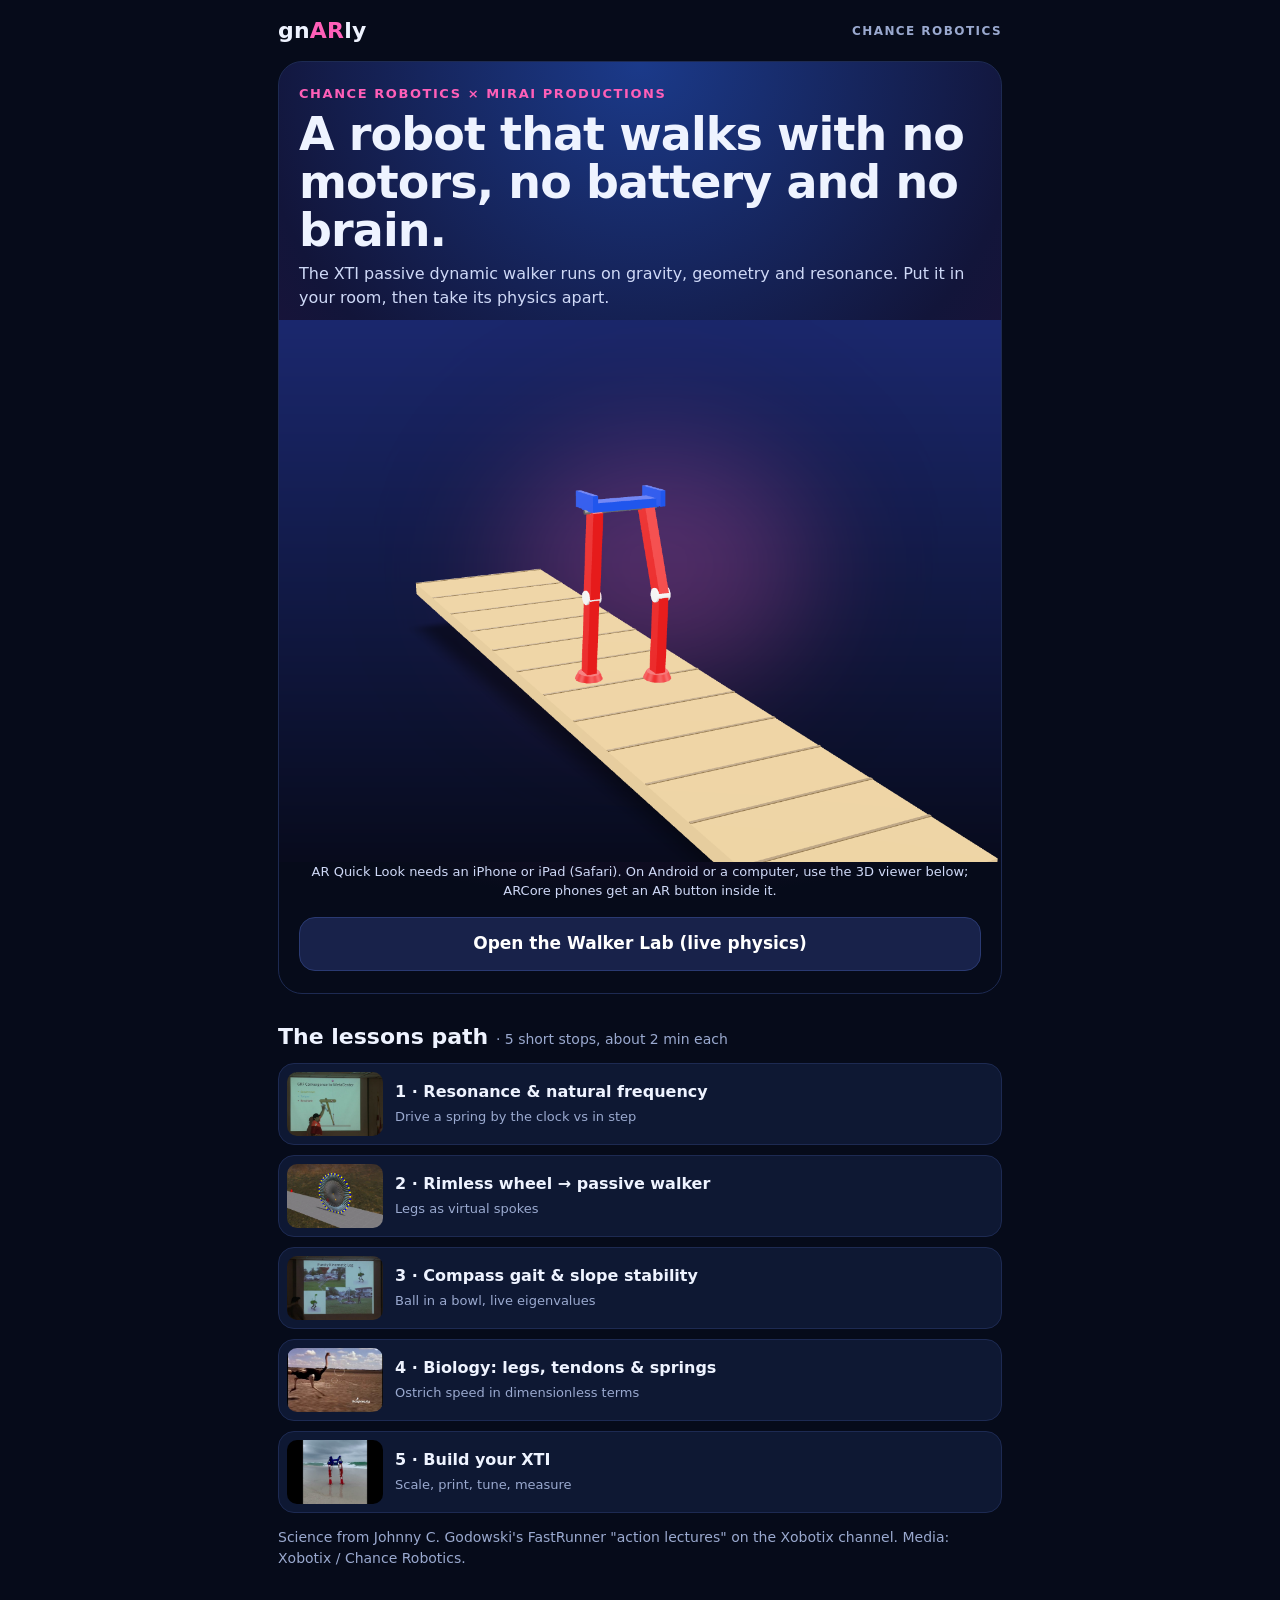
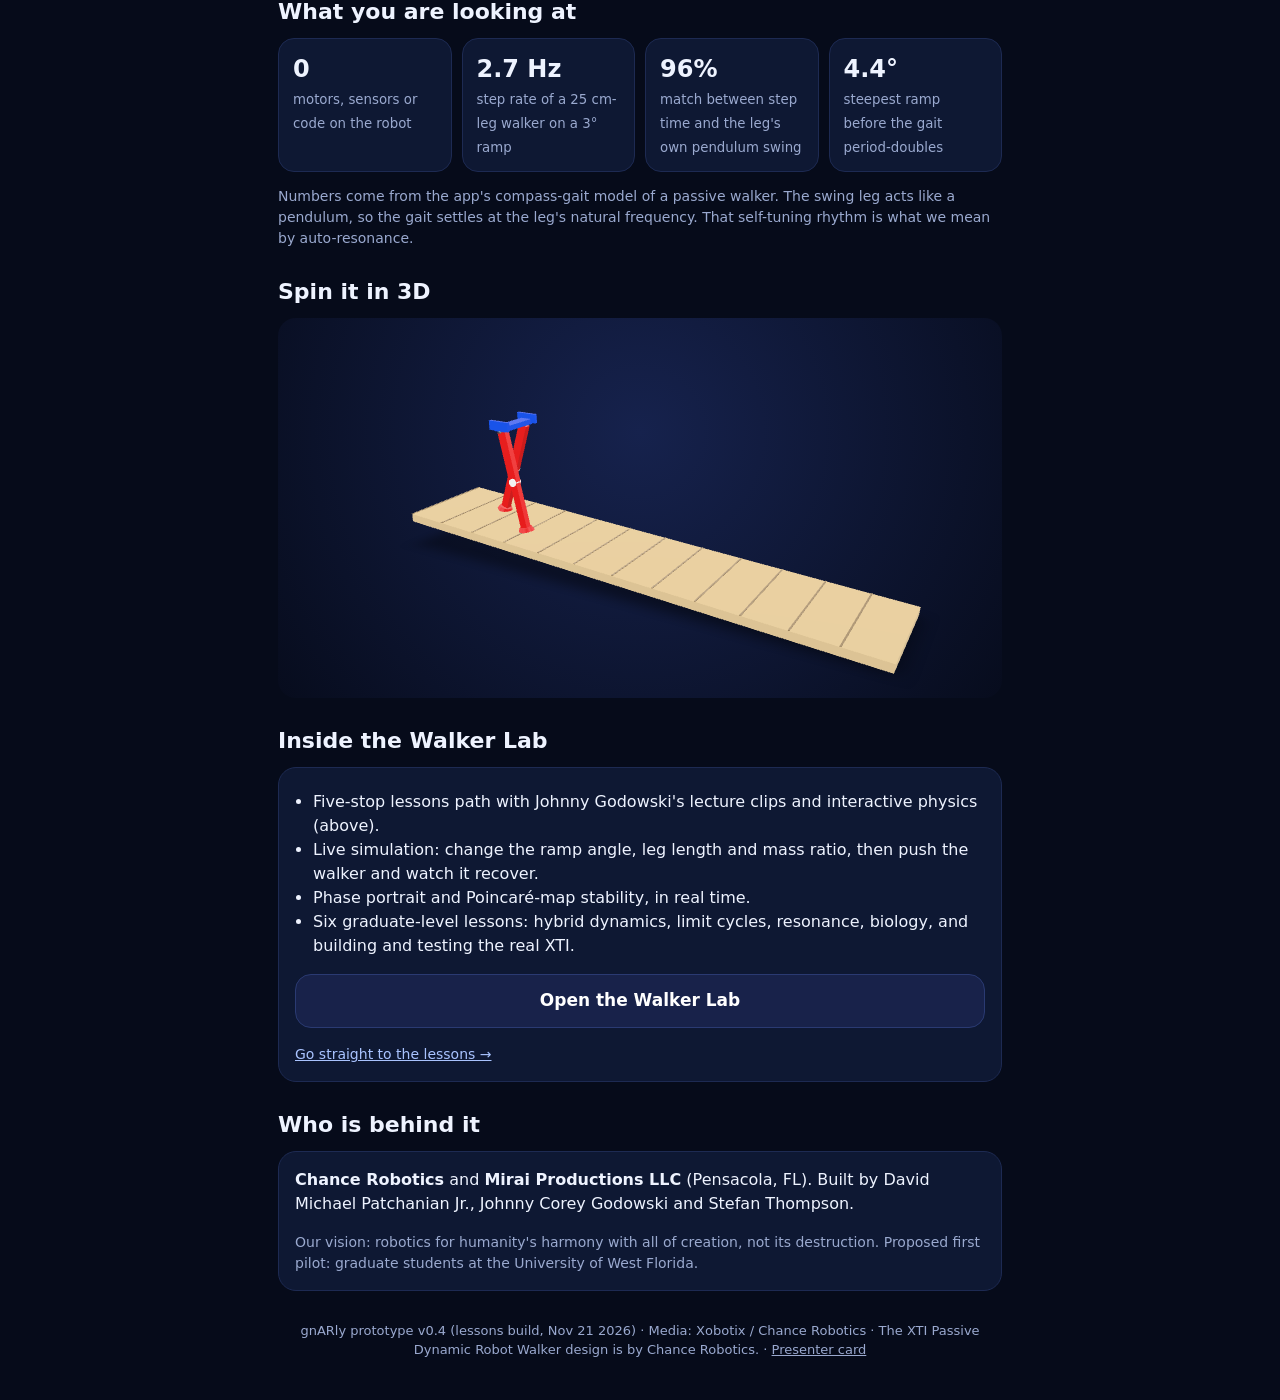
<file: index.html>
<!doctype html>
<html lang="en">
<head>
<meta charset="utf-8">
<meta name="viewport" content="width=device-width, initial-scale=1, viewport-fit=cover">
<title>gnARly · resonant robots in AR</title>
<meta name="description" content="gnARly: see the XTI passive dynamic walker step in your room, then explore the physics of resonant walking robots. Chance Robotics × Mirai Productions.">
<meta name="theme-color" content="#060b1a">
<meta name="apple-mobile-web-app-capable" content="yes">
<meta name="apple-mobile-web-app-title" content="gnARly">
<link rel="manifest" href="manifest.webmanifest">
<link rel="icon" href="icon-192.png">
<link rel="apple-touch-icon" href="icon-192.png">
<meta property="og:title" content="gnARly · resonant robots in AR">
<meta property="og:image" content="hero.png">
<style>
  :root { --bg:#060b1a; --ink:#eef3ff; --muted:#9aa9cf; --blue:#2f7bff; --mag:#ff5fb8; --card:#0e1833; --line:#1d2a52; }
  * { box-sizing: border-box; }
  html, body { margin:0; background:var(--bg); color:var(--ink); font:16px/1.5 -apple-system, BlinkMacSystemFont, "SF Pro Text", system-ui, "Segoe UI", Roboto, sans-serif; -webkit-text-size-adjust:100%; }
  body { padding: env(safe-area-inset-top) env(safe-area-inset-right) env(safe-area-inset-bottom) env(safe-area-inset-left); }
  .wrap { max-width: 760px; margin: 0 auto; padding: 0 18px 40px; }
  header { display:flex; justify-content:space-between; align-items:center; padding:14px 0; }
  .wm { font-weight:800; font-size:22px; letter-spacing:.01em; }
  .wm span { color: var(--mag); }
  header a { color: var(--muted); text-decoration:none; font-size:14px; }
  .hero { position:relative; border-radius:24px; overflow:hidden; background: radial-gradient(120% 90% at 50% 0%, #1b3a8a 0%, #12153a 45%, #2a0f36 80%, #060b1a 100%); border:1px solid var(--line); }
  .hero .txt { padding: 22px 20px 0; }
  .hero h1 { font-size: clamp(30px, 8vw, 46px); line-height:1.05; margin: 6px 0 8px; letter-spacing:-.02em; }
  .hero p { color:#cfd9f7; margin:0 0 6px; }
  .kicker { color: var(--mag); font-weight:700; font-size:13px; letter-spacing:.12em; text-transform:uppercase; }
  .ar-link { display:block; position:relative; margin: 10px 0 0; }
  .ar-link img { display:block; width:100%; height:auto; max-height:62vh; object-fit:cover; }
  .alts { display:grid; grid-template-columns:1fr 1fr; gap:10px; }
  .alt-ar { display:flex; align-items:center; gap:8px; padding:8px; border-radius:14px; background:#18224a; border:1px solid #2a3a72; color:#fff; text-decoration:none; font-weight:600; font-size:14px; }
  .alt-ar img { width:44px; height:33px; object-fit:cover; border-radius:8px; }
  /* landscape phones: put the picture and the buttons side by side */
  @media (orientation: landscape) and (max-height: 600px) {
    .wrap { max-width: 980px; }
    .hero { display:grid; grid-template-columns: 1.1fr 1fr; align-items:center; }
    .hero .txt { grid-column: 1 / -1; padding-bottom: 4px; }
    .hero h1 { font-size: 28px; }
    .ar-link img { max-height: 70vh; }
    .ar-cta { padding-top: 14px; }
    model-viewer { height: 80vh; }
  }
  .ar-cta { display:flex; flex-direction:column; gap:10px; padding: 0 20px 22px; }
  .btn { display:flex; align-items:center; justify-content:center; gap:10px; min-height:54px; border-radius:16px; font-weight:700; font-size:17px; text-decoration:none; color:#fff; background:var(--blue); border:0; }
  .btn.alt { background:#18224a; border:1px solid #2a3a72; font-weight:600; }
  .btn img { width:26px; height:26px; border-radius:7px; }
  .small { font-size:13px; color:var(--muted); text-align:center; margin:2px 0 0; }
  .small a { color:#a9c3ff; }
  section { margin-top: 26px; }
  h2 { font-size:22px; margin: 0 0 10px; }
  .grid { display:grid; grid-template-columns: repeat(auto-fit, minmax(150px, 1fr)); gap:10px; }
  .stat { background:var(--card); border:1px solid var(--line); border-radius:16px; padding:12px 14px; }
  .stat b { display:block; font-size:24px; }
  .stat small { color:var(--muted); }
  .card { background:var(--card); border:1px solid var(--line); border-radius:18px; padding:16px; }
  model-viewer { width:100%; height: 380px; background: radial-gradient(circle at 50% 30%, #16224d, #070c1d); border-radius:18px; --poster-color: transparent; }
  .note { color:var(--muted); font-size:14px; }
  ul.clean { padding-left: 18px; margin: 6px 0; }
  .cr { color: var(--muted); text-decoration:none; font-size:12px; font-weight:700; letter-spacing:.12em; text-transform:uppercase; display:flex; align-items:center; gap:8px; }
  .cr img { height:30px; width:auto; border-radius:6px; }
  .path { display:grid; gap:10px; }
  .path a { display:flex; gap:12px; align-items:center; background:var(--card); border:1px solid var(--line); border-radius:16px; padding:8px; color:var(--ink); text-decoration:none; }
  .path img { width:96px; height:64px; object-fit:cover; border-radius:10px; flex:0 0 auto; }
  .path b { display:block; font-size:16px; } .path small { color:var(--muted); font-size:13px; }
  @media (orientation: landscape) and (max-height: 600px) { .path { grid-template-columns: 1fr 1fr; } }
  #splash { position:fixed; inset:0; z-index:50; background:#000; display:flex; align-items:center; justify-content:center; animation: sp 1.6s ease 1s forwards; pointer-events:none; }
  #splash img { max-width:70vw; max-height:50vh; }
  @keyframes sp { to { opacity:0; visibility:hidden; } }
  footer { margin-top:30px; color:var(--muted); font-size:13px; text-align:center; }
  .device-other { display:none; }
  body.not-ios .device-ios { display:none; }
  body.not-ios .device-other { display:block; }
</style>
</head>
<body>
<!--SPLASH--><!--/SPLASH-->
<div class="wrap">
  <header>
    <div class="wm">gn<span>AR</span>ly</div>
    <!--BRAND--><a class="cr" href="#team">Chance Robotics</a><!--/BRAND-->
  </header>

  <div class="hero">
    <div class="txt">
      <div class="kicker">Chance Robotics × Mirai Productions</div>
      <h1>A robot that walks with no motors, no battery and no brain.</h1>
      <p>The XTI passive dynamic walker runs on gravity, geometry and resonance. Put it in your room, then take its physics apart.</p>
    </div>
    <!-- Apple AR Quick Look: an <a rel="ar"> whose first child is an <img> opens the USDZ in AR on iPhone/iPad -->
    <a class="ar-link" rel="ar" href="gnarly_walker.usdz">
      <img src="hero.png" alt="Red-and-blue XTI-style walker on a wooden ramp. Tap to view it in your space." width="1200" height="900">
    </a>
    <div class="ar-cta">
      <a class="btn device-ios" rel="ar" href="gnarly_walker.usdz"><img src="icon-192.png" alt="">View in your space (AR)</a>
      <p class="small device-ios">Opens Apple AR Quick Look. Point at the floor or a table and the walker steps down a 3° ramp at real size. Nothing to install.</p>
      <div class="device-other">
        <p class="small">AR Quick Look needs an iPhone or iPad (Safari). On Android or a computer, use the 3D viewer below; ARCore phones get an AR button inside it.</p>
      </div>
      <a class="btn alt" href="lab.html">Open the Walker Lab (live physics)</a>
      <div class="alts device-ios">
        <a class="alt-ar" rel="ar" href="gnarly_walker_xform.usdz"><img src="hero.png" alt="Walker preview">Backup B: walking</a>
        <a class="alt-ar" rel="ar" href="gnarly_walker_static.usdz"><img src="hero.png" alt="Walker preview">Backup C: still</a>
      </div>
      <p class="small device-ios">If the main button doesn't animate on your phone, try Backup B. Backup C is a still model.</p>
    </div>
  </div>

  <section id="lessons">
    <h2>The lessons path <small style="color:var(--muted);font-weight:500;font-size:14px">· 5 short stops, about 2 min each</small></h2>
    <div class="path">
      <a href="lesson-1.html"><img src="yt_sAl63xFk8Z4.jpg" alt="" loading="lazy"><span><b>1 · Resonance & natural frequency</b><small>Drive a spring by the clock vs in step</small></span></a>
      <a href="lesson-2.html"><img src="yt_BIPW9TrinKM.jpg" alt="" loading="lazy"><span><b>2 · Rimless wheel → passive walker</b><small>Legs as virtual spokes</small></span></a>
      <a href="lesson-3.html"><img src="yt_EqZYetiXRTU.jpg" alt="" loading="lazy"><span><b>3 · Compass gait & slope stability</b><small>Ball in a bowl, live eigenvalues</small></span></a>
      <a href="lesson-4.html"><img src="yt_DIICyG_tfCY.jpg" alt="" loading="lazy"><span><b>4 · Biology: legs, tendons & springs</b><small>Ostrich speed in dimensionless terms</small></span></a>
      <a href="lesson-5.html"><img src="yt_sVBS7jcfLVs.jpg" alt="" loading="lazy"><span><b>5 · Build your XTI</b><small>Scale, print, tune, measure</small></span></a>
    </div>
    <p class="note">Science from Johnny C. Godowski's FastRunner "action lectures" on the Xobotix channel. Media: Xobotix / Chance Robotics.</p>
  </section>

  <section>
    <h2>What you are looking at</h2>
    <div class="grid">
      <div class="stat"><b>0</b><small>motors, sensors or code on the robot</small></div>
      <div class="stat"><b>2.7 Hz</b><small>step rate of a 25 cm-leg walker on a 3° ramp</small></div>
      <div class="stat"><b>96%</b><small>match between step time and the leg's own pendulum swing</small></div>
      <div class="stat"><b>4.4°</b><small>steepest ramp before the gait period-doubles</small></div>
    </div>
    <p class="note">Numbers come from the app's compass-gait model of a passive walker. The swing leg acts like a pendulum, so the gait settles at the leg's natural frequency. That self-tuning rhythm is what we mean by auto-resonance.</p>
  </section>

  <section>
    <h2>Spin it in 3D</h2>
    <model-viewer src="gnarly_walker.glb" ios-src="gnarly_walker.usdz" alt="Animated XTI-style passive walker on a ramp" camera-controls autoplay ar ar-modes="webxr scene-viewer quick-look" shadow-intensity="1" camera-orbit="30deg 70deg 1.6m" touch-action="pan-y"></model-viewer>
  </section>

  <section>
    <h2>Inside the Walker Lab</h2>
    <div class="card">
      <ul class="clean">
        <li>Five-stop lessons path with Johnny Godowski's lecture clips and interactive physics (above).</li>
        <li>Live simulation: change the ramp angle, leg length and mass ratio, then push the walker and watch it recover.</li>
        <li>Phase portrait and Poincaré-map stability, in real time.</li>
        <li>Six graduate-level lessons: hybrid dynamics, limit cycles, resonance, biology, and building and testing the real XTI.</li>
      </ul>
      <p><a class="btn alt" href="lab.html">Open the Walker Lab</a></p>
      <p class="note" style="margin-bottom:0"><a href="lab.html#lessons" style="color:#a9c3ff">Go straight to the lessons →</a></p>
    </div>
  </section>

  <section id="team">
    <h2>Who is behind it</h2>
    <div class="card">
      <p style="margin-top:0"><b>Chance Robotics</b> and <b>Mirai Productions LLC</b> (Pensacola, FL). Built by David Michael Patchanian Jr., Johnny Corey Godowski and Stefan Thompson.</p>
      <p class="note" style="margin-bottom:0">Our vision: robotics for humanity's harmony with all of creation, not its destruction. Proposed first pilot: graduate students at the University of West Florida.</p>
    </div>
  </section>

  <footer>gnARly prototype v0.4 (lessons build, Nov 21 2026) · Media: Xobotix / Chance Robotics · The XTI Passive Dynamic Robot Walker design is by Chance Robotics. · <a href="presenter.html" style="color:#9aa9cf">Presenter card</a></footer>
</div>
<script>
  // Show the Quick Look button only where AR Quick Look exists (iOS/iPadOS Safari & in-app Safari views)
  const a = document.createElement('a');
  const qlSupported = a.relList && a.relList.supports && a.relList.supports('ar');
  const isIOS = /iPad|iPhone|iPod/.test(navigator.userAgent) || (navigator.platform === 'MacIntel' && navigator.maxTouchPoints > 1);
  if (!(qlSupported || isIOS)) document.body.classList.add('not-ios');
  // load model-viewer only when the 3D section is near, to keep first paint fast
  const mv = document.querySelector('model-viewer');
  const load = () => { const s = document.createElement('script'); s.type = 'module'; s.src = 'model-viewer.min.js'; document.head.appendChild(s); };
  if ('IntersectionObserver' in window) { const io = new IntersectionObserver((e) => { if (e.some((x) => x.isIntersecting)) { load(); io.disconnect(); } }, { rootMargin: '400px' }); io.observe(mv); } else load();
  if ('serviceWorker' in navigator) addEventListener('load', () => navigator.serviceWorker.register('sw.js').catch(() => {}));
</script>
</body>
</html>
</file>
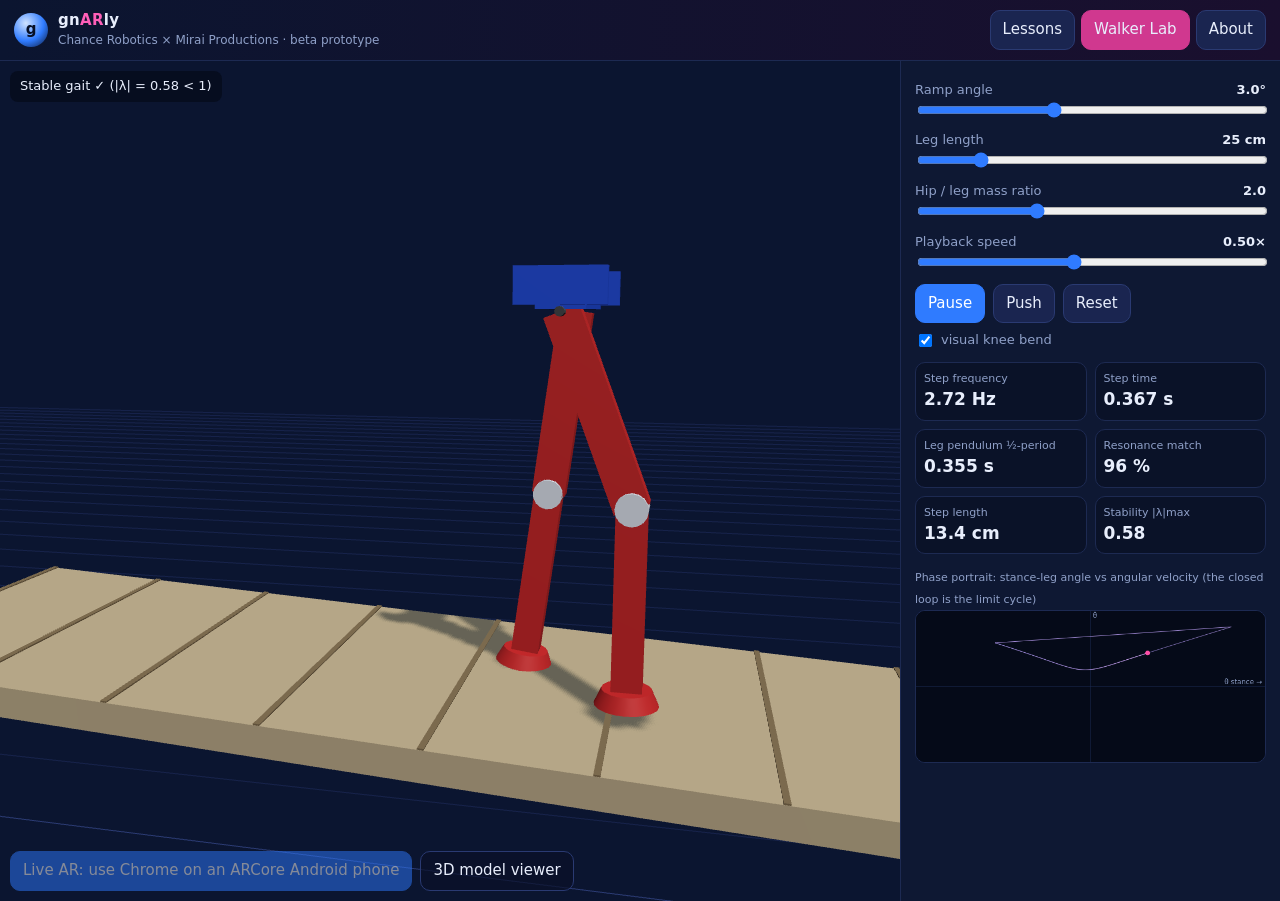
<file: lab.html>
<!doctype html>
<html lang="en">
<head>
<meta charset="utf-8">
<meta name="viewport" content="width=device-width, initial-scale=1, viewport-fit=cover">
<title>gnARly Walker Lab · XTI passive dynamic walker</title>
<meta name="theme-color" content="#0b1530">
<link rel="manifest" href="manifest.webmanifest">
<link rel="icon" href="icon-192.png">
<link rel="apple-touch-icon" href="icon-192.png">
<link rel="stylesheet" href="app.css">
<script type="importmap">
{ "imports": { "three": "./three.module.js" } }
</script>
</head>
<body>
<header class="top">
  <a class="brand" href="index.html"><span class="logo">g</span><div><b class="wordmark">gn<span>AR</span>ly</b><small>Chance Robotics × Mirai Productions · beta prototype</small></div></a>
  <nav>
    <button data-view="lessons" class="tab">Lessons</button>
    <button data-view="lab" class="tab active">Walker Lab</button>
    <button data-view="about" class="tab">About</button>
  </nav>
</header>

<main>
  <section id="view-lab" class="view active">
    <div id="stage">
      <canvas id="three"></canvas>
      <div id="ar-overlay">
        <div id="ar-hint" class="pill">Point at the floor or a table, then tap to place the ramp</div>
        <div id="ar-controls" class="pill">
          <button id="ar-play">Pause</button>
          <button id="ar-push">Push</button>
          <label>Ramp <span id="ar-gval"></span>° <input id="ar-gamma" type="range" min="0.5" max="7" step="0.1"></label>
          <button id="ar-exit">Exit AR</button>
        </div>
      </div>
      <div class="hud" id="status">Finding gait…</div>
      <div class="arbar">
        <button id="btn-ar" class="primary" disabled>Checking AR…</button>
        <a id="btn-ql" rel="ar" href="gnarly_walker.usdz" class="btnlike primary" hidden><img src="icon-192.png" alt="" class="ql-img">View in your space (AR)</a>
        <button id="btn-viewer" class="ghost">3D model viewer</button>
      </div>
    </div>
    <div id="panel">
      <div class="lesson-prompt" id="prompt"></div>
      <div class="controls">
        <label>Ramp angle <b><span id="gval"></span>°</b><input id="gamma" type="range" min="0.5" max="7" step="0.1"></label>
        <label>Leg length <b><span id="lval"></span> cm</b><input id="leglen" type="range" min="10" max="100" step="1"></label>
        <label>Hip / leg mass ratio <b><span id="mval"></span></b><input id="massr" type="range" min="1" max="4" step="0.1"></label>
        <label>Playback speed <b><span id="sval"></span>×</b><input id="speed" type="range" min="0.1" max="1" step="0.05"></label>
        <div class="row">
          <button id="play" class="primary">Pause</button>
          <button id="push">Push</button>
          <button id="reset">Reset</button>
          <label class="chk"><input type="checkbox" id="knees" checked> visual knee bend</label>
        </div>
      </div>
      <div class="readouts">
        <div><small>Step frequency</small><b id="r-freq">–</b></div>
        <div><small>Step time</small><b id="r-period">–</b></div>
        <div><small>Leg pendulum ½-period</small><b id="r-pend">–</b></div>
        <div><small>Resonance match</small><b id="r-res">–</b></div>
        <div><small>Step length</small><b id="r-len">–</b></div>
        <div><small>Stability |λ|max</small><b id="r-rho">–</b></div>
      </div>
      <div class="phase"><small>Phase portrait: stance-leg angle vs angular velocity (the closed loop is the limit cycle)</small><canvas id="phase" width="600" height="260"></canvas></div>
    </div>
  </section>

  <section id="view-lessons" class="view"><div id="lesson-list"></div></section>

  <section id="view-about" class="view">
    <div class="card">
      <h2>About this prototype</h2>
      <p><b>gnARly</b> is an interactive lab built around the <a href="https://cults3d.com/en/3d-model/various/xti-passive-dynamic-robot-walker" target="_blank" rel="noopener">XTI Passive Dynamic Robot Walker</a> by Chance Robotics. Beta pilot audience: college engineering students (proposed: UWF Robotics &amp; Intelligent Systems).</p>
      <p><b>Physics model:</b> planar compass-gait walker (straight legs, point masses, inelastic heel strike), solved in real time. The knee bend you see is visual only. The real XTI adds knees, elastic cord and side-to-side rocking; replace the placeholder geometry with the real STLs via <code>tools/stl_to_glb.py</code> and <code>parts.json</code>.</p>
      <p><b>AR:</b> On iPhone and iPad, “View in your space” opens Apple Quick Look with an animated USDZ of the walker stepping down a 3° ramp (no app install). On ARCore Android phones, Chrome can run the live physics in your room through WebXR.</p>
      <p class="muted">gnARly prototype v0.4. Draft graduate-level science copy; curriculum by Johnny Corey Godowski &amp; David Michael Patchanian Jr. to follow. Sound by Stefan Thompson to follow.</p>
    </div>
  </section>
</main>

<dialog id="viewer-dlg">
  <model-viewer id="mv" src="gnarly_walker.glb" ios-src="gnarly_walker.usdz" ar ar-modes="webxr scene-viewer quick-look" camera-controls autoplay shadow-intensity="1" ar-scale="auto" alt="XTI walker demo model" style="width:100%;height:60vh;background:#0b1530"></model-viewer>
  <form method="dialog"><button class="primary">Close</button></form>
</dialog>

<script type="module" src="main.js"></script>
<script type="module" src="model-viewer.min.js"></script>
<script>if ('serviceWorker' in navigator) addEventListener('load', () => navigator.serviceWorker.register('sw.js').catch(() => {}));</script>
</body>
</html>
</file>
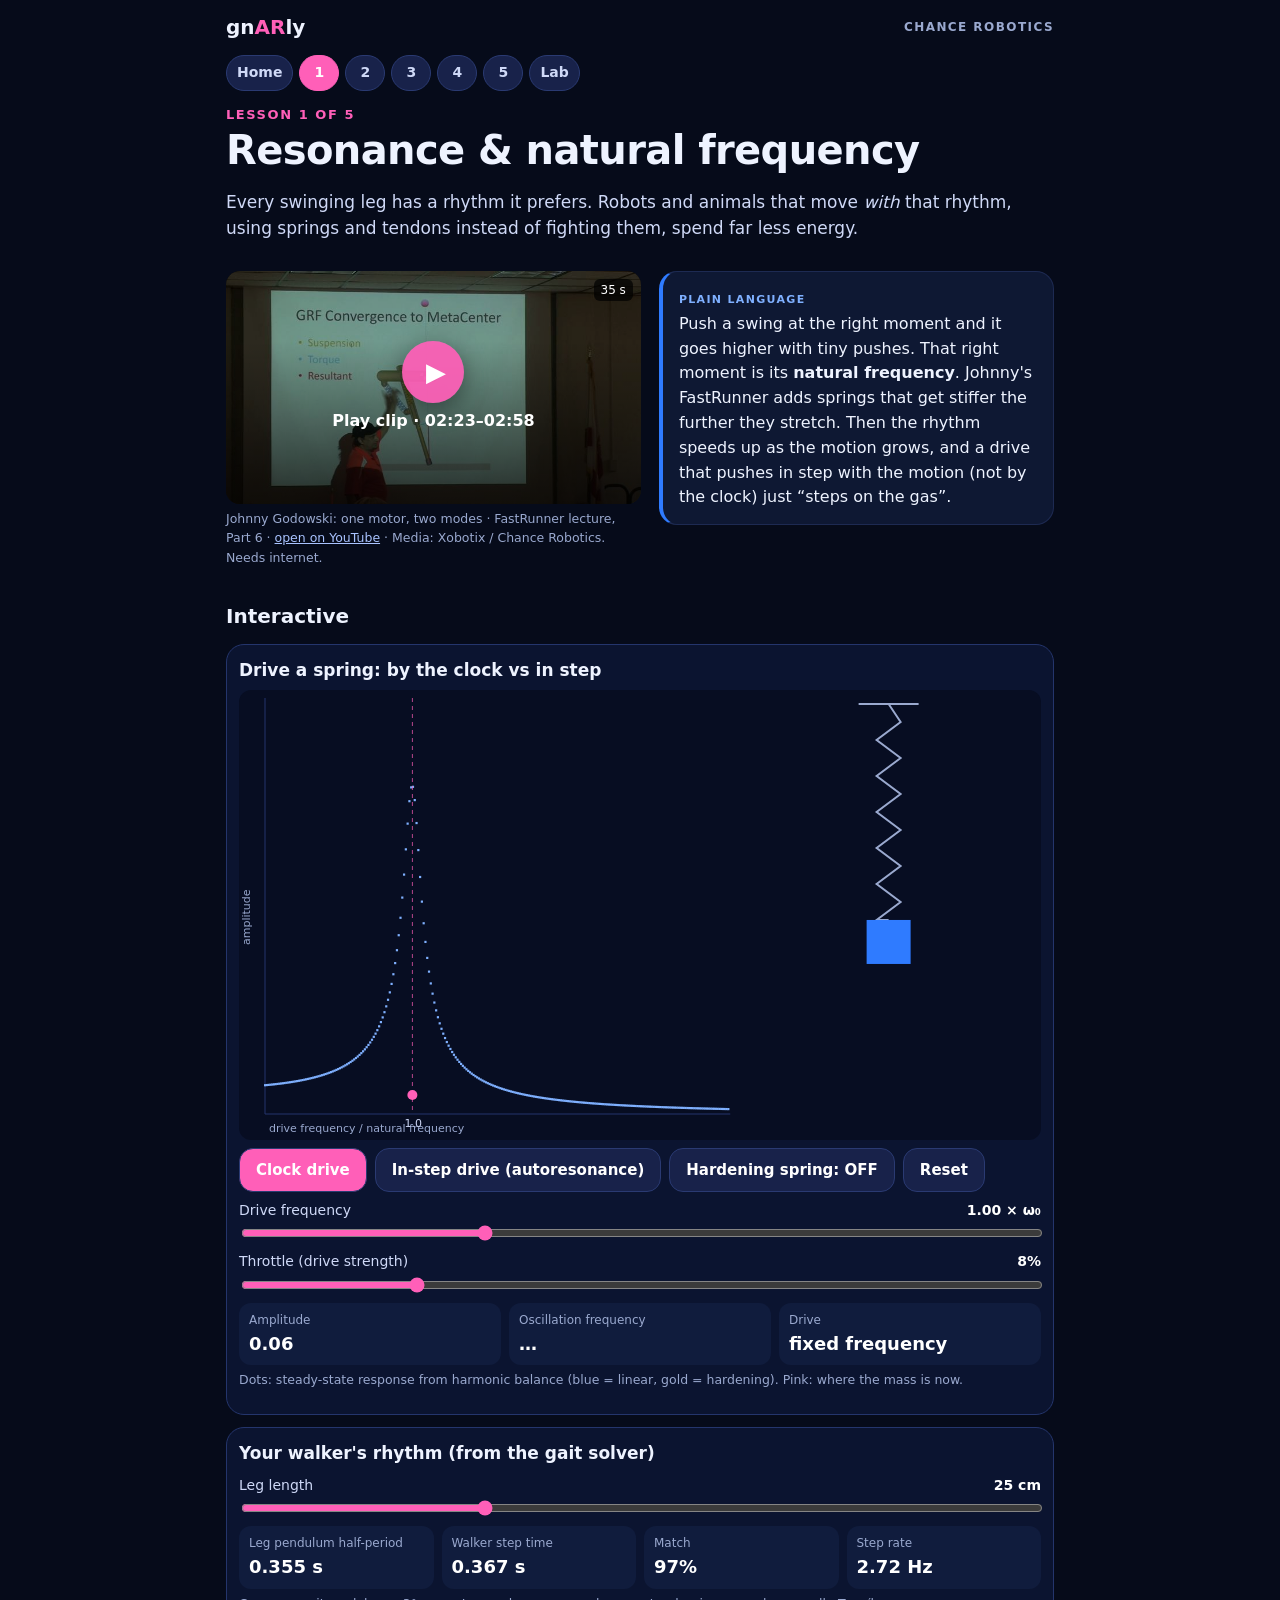
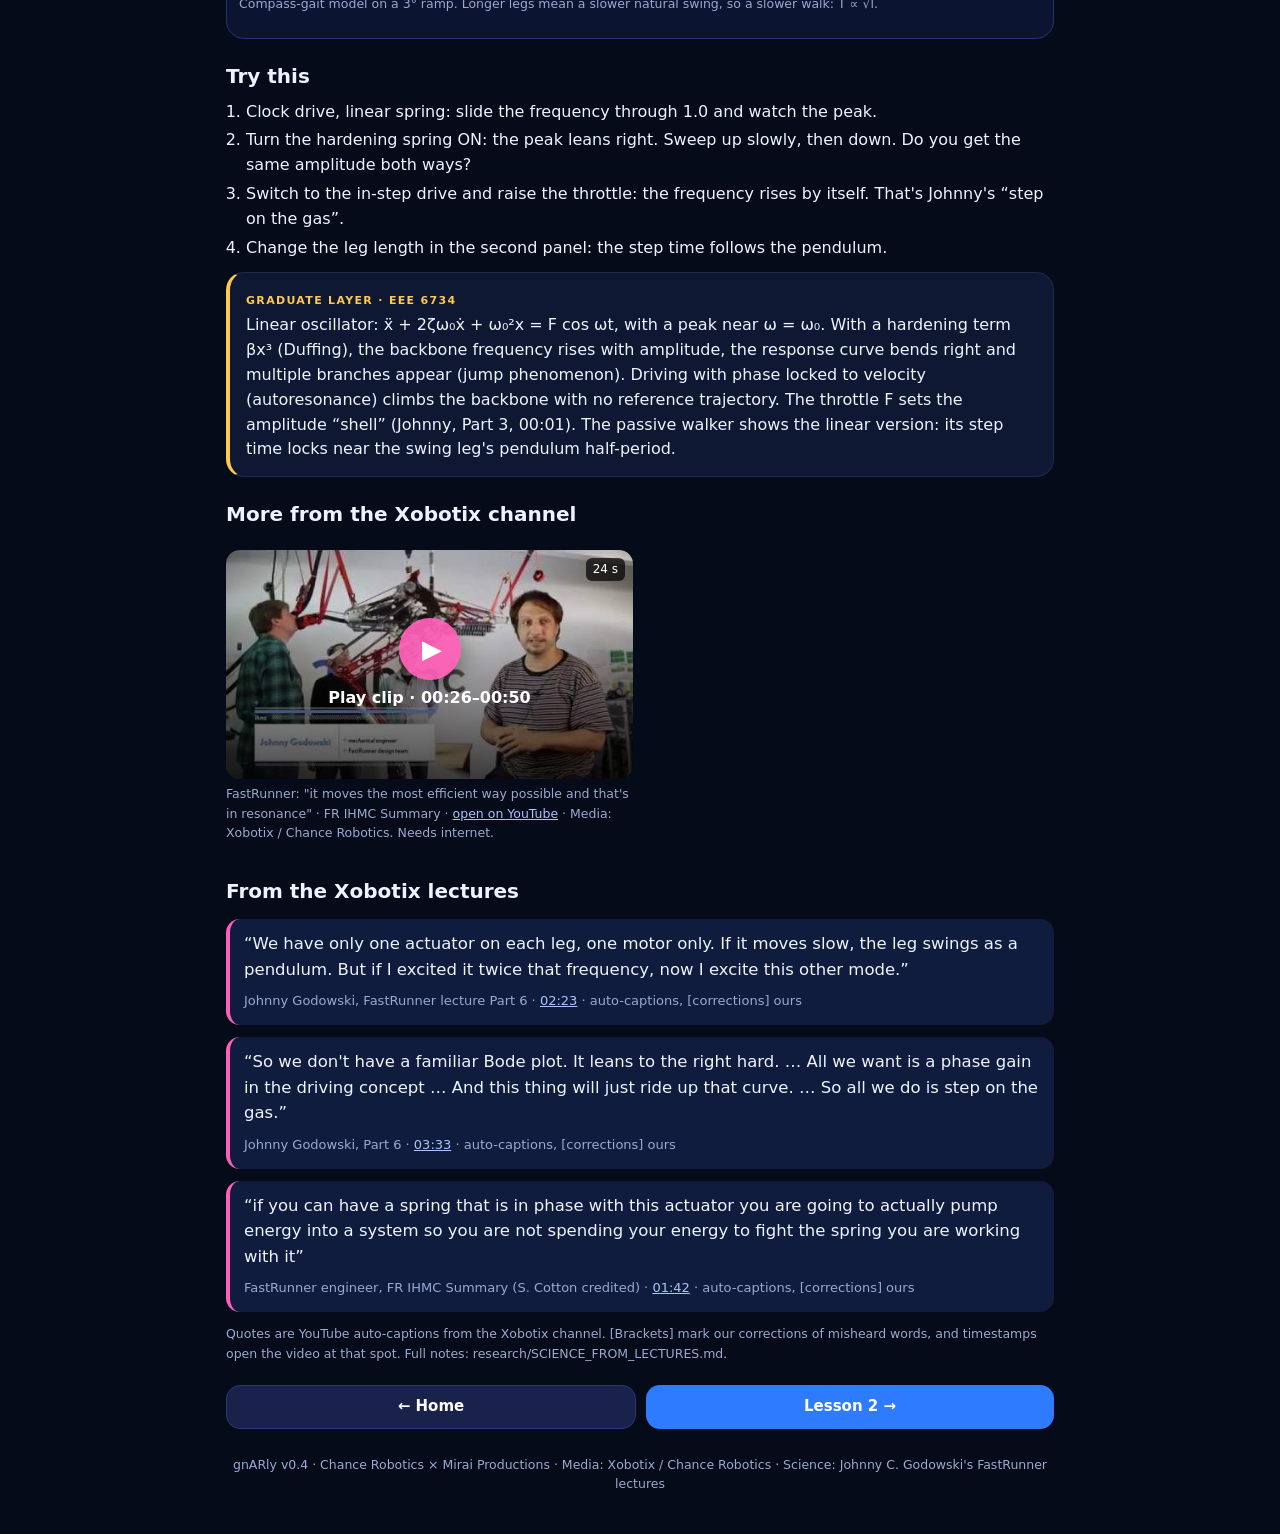
<file: lesson-1.html>
<!doctype html>
<html lang="en"><head><meta charset="utf-8"><meta name="viewport" content="width=device-width, initial-scale=1, viewport-fit=cover">
<title>Resonance &amp; natural frequency · gnARly</title><meta name="theme-color" content="#060b1a"><link rel="manifest" href="manifest.webmanifest">
<link rel="icon" href="icon-192.png"><link rel="apple-touch-icon" href="icon-192.png"><link rel="stylesheet" href="learn.css"></head>
<body data-lesson="1"><div class="wrap">
<div class="top"><a class="wm" href="index.html">gn<span>AR</span>ly</a><a class="brand" href="index.html">Chance Robotics</a></div>
<nav class="steps" aria-label="Lessons"><a href="index.html">Home</a><a href="lesson-1.html" class="on">1</a><a href="lesson-2.html" class="">2</a><a href="lesson-3.html" class="">3</a><a href="lesson-4.html" class="">4</a><a href="lesson-5.html" class="">5</a><a href="lab.html">Lab</a></nav>
<div class="kicker">Lesson 1 of 5</div><h1>Resonance &amp; natural frequency</h1><p class="lede">Every swinging leg has a rhythm it prefers. Robots and animals that move <em>with</em> that rhythm, using springs and tendons instead of fighting them, spend far less energy.</p>
<div class="layout"><div><figure><div class="clip" data-yt="sAl63xFk8Z4" data-start="143" data-end="178" data-title="Johnny Godowski: one motor, two modes"><img src="yt_sAl63xFk8Z4.jpg" alt="Johnny Godowski: one motor, two modes" loading="lazy"><span class="len">35 s</span><button type="button" aria-label="Play Johnny Godowski: one motor, two modes"><span class="play">▶</span><span>Play clip · 02:23–02:58</span></button></div><figcaption>Johnny Godowski: one motor, two modes · FastRunner lecture, Part 6 · <a href="https://www.youtube.com/watch?v=sAl63xFk8Z4&t=143s" target="_blank" rel="noopener">open on YouTube</a> · Media: Xobotix / Chance Robotics. Needs internet.</figcaption></figure></div><div>
<div class="card plain"><b class="tag">Plain language</b><br>Push a swing at the right moment and it goes higher with tiny pushes. That right moment is its <b>natural frequency</b>. Johnny's FastRunner adds springs that get stiffer the further they stretch. Then the rhythm speeds up as the motion grows, and a drive that pushes in step with the motion (not by the clock) just “steps on the gas”.</div>
</div></div>
<h2>Interactive</h2><div class="widget" data-widget="oscillator"><h3>Drive a spring: by the clock vs in step</h3>
<canvas aria-label="Resonance curve and oscillating mass"></canvas>
<div class="btnrow"><button class="btn alt on" data-mode="fixed">Clock drive</button><button class="btn alt" data-mode="lock">In-step drive (autoresonance)</button><button class="btn alt" id="osc-hard">Hardening spring: OFF</button><button class="btn alt" id="osc-reset">Reset</button></div>
<label class="ctl">Drive frequency <b id="osc-r-v"></b><input id="osc-r" type="range" min="0.4" max="2.4" step="0.01" value="1"></label>
<label class="ctl">Throttle (drive strength) <b id="osc-f-v"></b><input id="osc-f" type="range" min="0.02" max="0.3" step="0.01" value="0.08"></label>
<div class="read"><div>Amplitude<b id="osc-amp">0</b></div><div>Oscillation frequency<b id="osc-freq">…</b></div><div>Drive<b id="osc-energy">…</b></div></div>
<p class="credit">Dots: steady-state response from harmonic balance (blue = linear, gold = hardening). Pink: where the mass is now.</p></div>
<div class="widget" data-widget="rhythm"><h3>Your walker's rhythm (from the gait solver)</h3>
<label class="ctl">Leg length <b id="rh-l-v"></b><input id="rh-l" type="range" min="0.1" max="0.6" step="0.01" value="0.25"></label>
<div class="read"><div>Leg pendulum half-period<b id="rh-pend">…</b></div><div>Walker step time<b id="rh-step">…</b></div><div>Match<b id="rh-match">…</b></div><div>Step rate<b id="rh-hz">…</b></div></div>
<p class="credit">Compass-gait model on a 3° ramp. Longer legs mean a slower natural swing, so a slower walk: T ∝ √l.</p></div>
<h2>Try this</h2><ol class="try"><li>Clock drive, linear spring: slide the frequency through 1.0 and watch the peak.</li><li>Turn the hardening spring ON: the peak leans right. Sweep up slowly, then down. Do you get the same amplitude both ways?</li><li>Switch to the in-step drive and raise the throttle: the frequency rises by itself. That's Johnny's “step on the gas”.</li><li>Change the leg length in the second panel: the step time follows the pendulum.</li></ol>
<div class="card grad"><b class="tag">Graduate layer · EEE 6734</b><br>Linear oscillator: ẍ + 2ζω₀ẋ + ω₀²x = F cos ωt, with a peak near ω = ω₀. With a hardening term βx³ (Duffing), the backbone frequency rises with amplitude, the response curve bends right and multiple branches appear (jump phenomenon). Driving with phase locked to velocity (autoresonance) climbs the backbone with no reference trajectory. The throttle F sets the amplitude “shell” (Johnny, Part 3, 00:01). The passive walker shows the linear version: its step time locks near the swing leg's pendulum half-period.</div>
<h2>More from the Xobotix channel</h2><div class="more"><figure><div class="clip" data-yt="qKYy7Q4iDyY" data-start="26" data-end="50" data-title="FastRunner: &quot;it moves the most efficient way possible and that&#x27;s in resonance&quot;"><img src="yt_qKYy7Q4iDyY.jpg" alt="FastRunner: &quot;it moves the most efficient way possible and that&#x27;s in resonance&quot;" loading="lazy"><span class="len">24 s</span><button type="button" aria-label="Play FastRunner: &quot;it moves the most efficient way possible and that&#x27;s in resonance&quot;"><span class="play">▶</span><span>Play clip · 00:26–00:50</span></button></div><figcaption>FastRunner: &quot;it moves the most efficient way possible and that&#x27;s in resonance&quot; · FR IHMC Summary · <a href="https://www.youtube.com/watch?v=qKYy7Q4iDyY&t=26s" target="_blank" rel="noopener">open on YouTube</a> · Media: Xobotix / Chance Robotics. Needs internet.</figcaption></figure></div>
<h2>From the Xobotix lectures</h2><blockquote><p>“We have only one actuator on each leg, one motor only. If it moves slow, the leg swings as a pendulum. But if I excited it twice that frequency, now I excite this other mode.”</p><cite>Johnny Godowski, FastRunner lecture Part 6 · <a href="https://www.youtube.com/watch?v=sAl63xFk8Z4&t=143s" target="_blank" rel="noopener">02:23</a> · auto-captions, [corrections] ours</cite></blockquote><blockquote><p>“So we don't have a familiar Bode plot. It leans to the right hard. … All we want is a phase gain in the driving concept … And this thing will just ride up that curve. … So all we do is step on the gas.”</p><cite>Johnny Godowski, Part 6 · <a href="https://www.youtube.com/watch?v=sAl63xFk8Z4&t=213s" target="_blank" rel="noopener">03:33</a> · auto-captions, [corrections] ours</cite></blockquote><blockquote><p>“if you can have a spring that is in phase with this actuator you are going to actually pump energy into a system so you are not spending your energy to fight the spring you are working with it”</p><cite>FastRunner engineer, FR IHMC Summary (S. Cotton credited) · <a href="https://www.youtube.com/watch?v=qKYy7Q4iDyY&t=102s" target="_blank" rel="noopener">01:42</a> · auto-captions, [corrections] ours</cite></blockquote>
<p class="credit">Quotes are YouTube auto-captions from the Xobotix channel. [Brackets] mark our corrections of misheard words, and timestamps open the video at that spot. Full notes: research/SCIENCE_FROM_LECTURES.md.</p>
<div class="nav"><a class="btn alt" href="index.html">← Home</a><a class="btn" href="lesson-2.html">Lesson 2 →</a></div>
<footer>gnARly v0.4 · Chance Robotics × Mirai Productions · Media: Xobotix / Chance Robotics · Science: Johnny C. Godowski's FastRunner lectures</footer>
</div><script type="module" src="learn.js"></script></body></html>
</file>
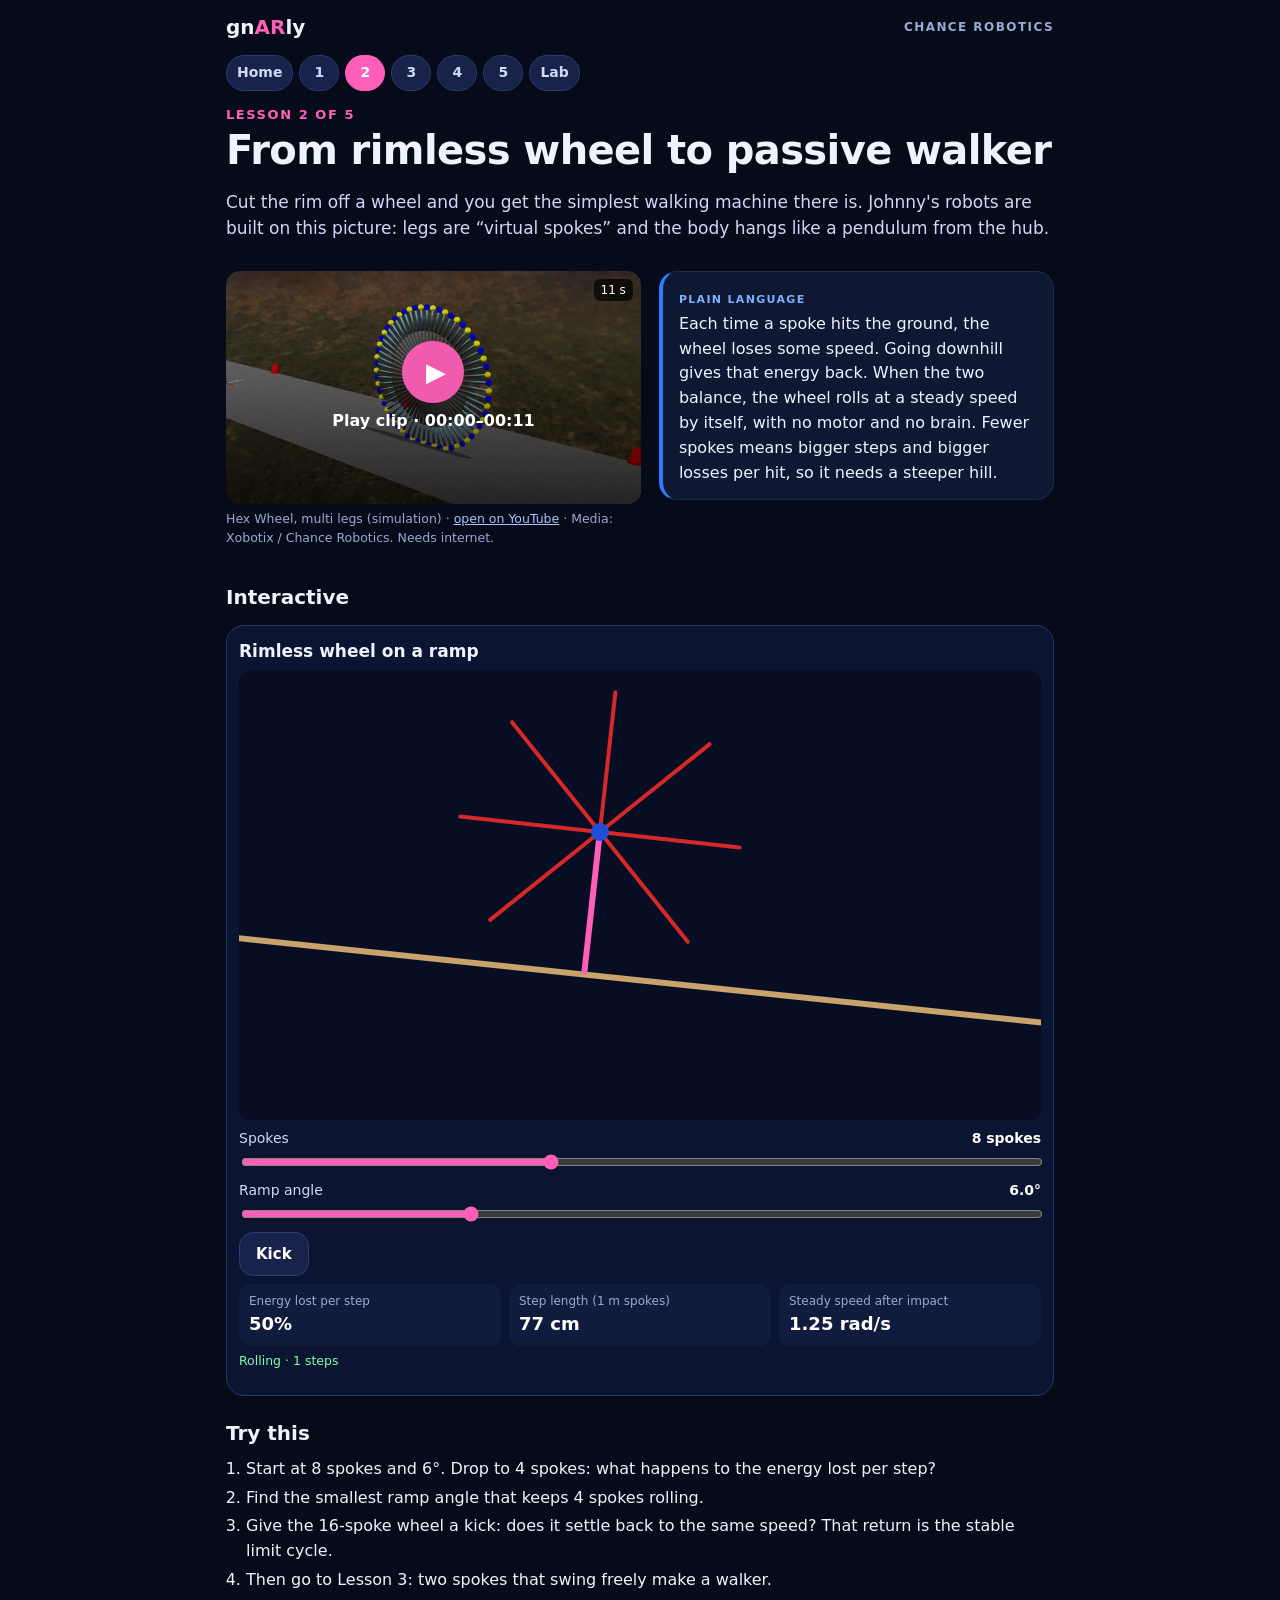
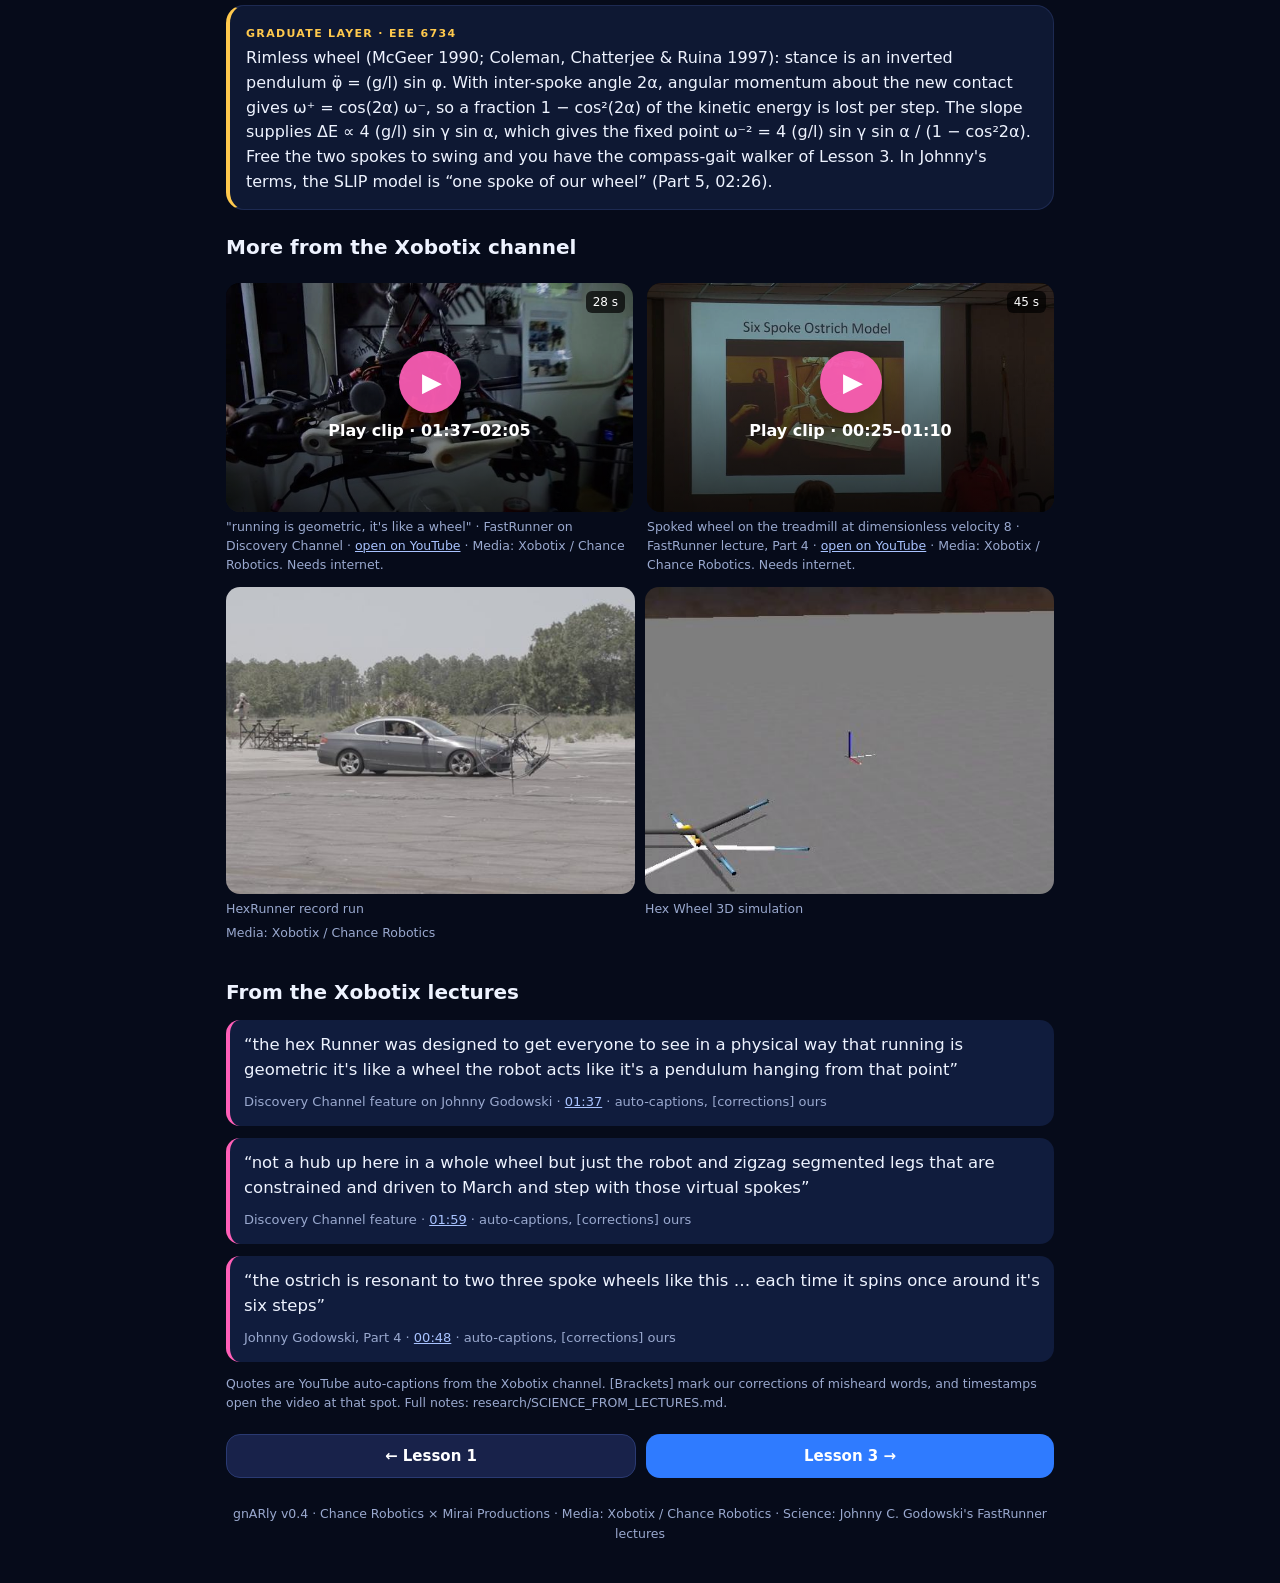
<file: lesson-2.html>
<!doctype html>
<html lang="en"><head><meta charset="utf-8"><meta name="viewport" content="width=device-width, initial-scale=1, viewport-fit=cover">
<title>From rimless wheel to passive walker · gnARly</title><meta name="theme-color" content="#060b1a"><link rel="manifest" href="manifest.webmanifest">
<link rel="icon" href="icon-192.png"><link rel="apple-touch-icon" href="icon-192.png"><link rel="stylesheet" href="learn.css"></head>
<body data-lesson="2"><div class="wrap">
<div class="top"><a class="wm" href="index.html">gn<span>AR</span>ly</a><a class="brand" href="index.html">Chance Robotics</a></div>
<nav class="steps" aria-label="Lessons"><a href="index.html">Home</a><a href="lesson-1.html" class="">1</a><a href="lesson-2.html" class="on">2</a><a href="lesson-3.html" class="">3</a><a href="lesson-4.html" class="">4</a><a href="lesson-5.html" class="">5</a><a href="lab.html">Lab</a></nav>
<div class="kicker">Lesson 2 of 5</div><h1>From rimless wheel to passive walker</h1><p class="lede">Cut the rim off a wheel and you get the simplest walking machine there is. Johnny's robots are built on this picture: legs are “virtual spokes” and the body hangs like a pendulum from the hub.</p>
<div class="layout"><div><figure><div class="clip" data-yt="BIPW9TrinKM" data-start="0" data-end="11" data-title="Hex Wheel, multi legs (simulation)"><img src="yt_BIPW9TrinKM.jpg" alt="Hex Wheel, multi legs (simulation)" loading="lazy"><span class="len">11 s</span><button type="button" aria-label="Play Hex Wheel, multi legs (simulation)"><span class="play">▶</span><span>Play clip · 00:00–00:11</span></button></div><figcaption>Hex Wheel, multi legs (simulation) · <a href="https://www.youtube.com/watch?v=BIPW9TrinKM&t=0s" target="_blank" rel="noopener">open on YouTube</a> · Media: Xobotix / Chance Robotics. Needs internet.</figcaption></figure></div><div>
<div class="card plain"><b class="tag">Plain language</b><br>Each time a spoke hits the ground, the wheel loses some speed. Going downhill gives that energy back. When the two balance, the wheel rolls at a steady speed by itself, with no motor and no brain. Fewer spokes means bigger steps and bigger losses per hit, so it needs a steeper hill.</div>
</div></div>
<h2>Interactive</h2><div class="widget" data-widget="rimless"><h3>Rimless wheel on a ramp</h3>
<canvas aria-label="Rimless wheel rolling down a slope"></canvas>
<label class="ctl">Spokes <b id="rw-n-v"></b><input id="rw-n" type="range" min="3" max="16" step="1" value="8"></label>
<label class="ctl">Ramp angle <b id="rw-g-v"></b><input id="rw-g" type="range" min="0.5" max="20" step="0.5" value="6"></label>
<div class="btnrow"><button class="btn alt" id="rw-kick">Kick</button></div>
<div class="read"><div>Energy lost per step<b id="rw-loss">…</b></div><div>Step length (1 m spokes)<b id="rw-step">…</b></div><div>Steady speed after impact<b id="rw-ss">…</b></div></div>
<p id="rw-state" class="credit"></p></div>
<h2>Try this</h2><ol class="try"><li>Start at 8 spokes and 6°. Drop to 4 spokes: what happens to the energy lost per step?</li><li>Find the smallest ramp angle that keeps 4 spokes rolling.</li><li>Give the 16-spoke wheel a kick: does it settle back to the same speed? That return is the stable limit cycle.</li><li>Then go to Lesson 3: two spokes that swing freely make a walker.</li></ol>
<div class="card grad"><b class="tag">Graduate layer · EEE 6734</b><br>Rimless wheel (McGeer 1990; Coleman, Chatterjee & Ruina 1997): stance is an inverted pendulum φ̈ = (g/l) sin φ. With inter-spoke angle 2α, angular momentum about the new contact gives ω⁺ = cos(2α) ω⁻, so a fraction 1 − cos²(2α) of the kinetic energy is lost per step. The slope supplies ΔE ∝ 4 (g/l) sin γ sin α, which gives the fixed point ω⁻² = 4 (g/l) sin γ sin α / (1 − cos²2α). Free the two spokes to swing and you have the compass-gait walker of Lesson 3. In Johnny's terms, the SLIP model is “one spoke of our wheel” (Part 5, 02:26).</div>
<h2>More from the Xobotix channel</h2><div class="more"><figure><div class="clip" data-yt="bh_JJmBvzHc" data-start="97" data-end="125" data-title="&quot;running is geometric, it&#x27;s like a wheel&quot;"><img src="yt_bh_JJmBvzHc.jpg" alt="&quot;running is geometric, it&#x27;s like a wheel&quot;" loading="lazy"><span class="len">28 s</span><button type="button" aria-label="Play &quot;running is geometric, it&#x27;s like a wheel&quot;"><span class="play">▶</span><span>Play clip · 01:37–02:05</span></button></div><figcaption>&quot;running is geometric, it&#x27;s like a wheel&quot; · FastRunner on Discovery Channel · <a href="https://www.youtube.com/watch?v=bh_JJmBvzHc&t=97s" target="_blank" rel="noopener">open on YouTube</a> · Media: Xobotix / Chance Robotics. Needs internet.</figcaption></figure><figure><div class="clip" data-yt="PUcPUrkaEYY" data-start="25" data-end="70" data-title="Spoked wheel on the treadmill at dimensionless velocity 8"><img src="yt_PUcPUrkaEYY.jpg" alt="Spoked wheel on the treadmill at dimensionless velocity 8" loading="lazy"><span class="len">45 s</span><button type="button" aria-label="Play Spoked wheel on the treadmill at dimensionless velocity 8"><span class="play">▶</span><span>Play clip · 00:25–01:10</span></button></div><figcaption>Spoked wheel on the treadmill at dimensionless velocity 8 · FastRunner lecture, Part 4 · <a href="https://www.youtube.com/watch?v=PUcPUrkaEYY&t=25s" target="_blank" rel="noopener">open on YouTube</a> · Media: Xobotix / Chance Robotics. Needs internet.</figcaption></figure><div class="gallery"><figure><img src="yt_CXAnuPtXyak.jpg" alt="HexRunner record run" loading="lazy"><figcaption>HexRunner record run</figcaption></figure><figure><img src="yt_2Yf2LbpEeu8.jpg" alt="Hex Wheel 3D simulation" loading="lazy"><figcaption>Hex Wheel 3D simulation</figcaption></figure></div><p class="credit">Media: Xobotix / Chance Robotics</p></div>
<h2>From the Xobotix lectures</h2><blockquote><p>“the hex Runner was designed to get everyone to see in a physical way that running is geometric it's like a wheel the robot acts like it's a pendulum hanging from that point”</p><cite>Discovery Channel feature on Johnny Godowski · <a href="https://www.youtube.com/watch?v=bh_JJmBvzHc&t=97s" target="_blank" rel="noopener">01:37</a> · auto-captions, [corrections] ours</cite></blockquote><blockquote><p>“not a hub up here in a whole wheel but just the robot and zigzag segmented legs that are constrained and driven to March and step with those virtual spokes”</p><cite>Discovery Channel feature · <a href="https://www.youtube.com/watch?v=bh_JJmBvzHc&t=119s" target="_blank" rel="noopener">01:59</a> · auto-captions, [corrections] ours</cite></blockquote><blockquote><p>“the ostrich is resonant to two three spoke wheels like this … each time it spins once around it's six steps”</p><cite>Johnny Godowski, Part 4 · <a href="https://www.youtube.com/watch?v=PUcPUrkaEYY&t=48s" target="_blank" rel="noopener">00:48</a> · auto-captions, [corrections] ours</cite></blockquote>
<p class="credit">Quotes are YouTube auto-captions from the Xobotix channel. [Brackets] mark our corrections of misheard words, and timestamps open the video at that spot. Full notes: research/SCIENCE_FROM_LECTURES.md.</p>
<div class="nav"><a class="btn alt" href="lesson-1.html">← Lesson 1</a><a class="btn" href="lesson-3.html">Lesson 3 →</a></div>
<footer>gnARly v0.4 · Chance Robotics × Mirai Productions · Media: Xobotix / Chance Robotics · Science: Johnny C. Godowski's FastRunner lectures</footer>
</div><script type="module" src="learn.js"></script></body></html>
</file>
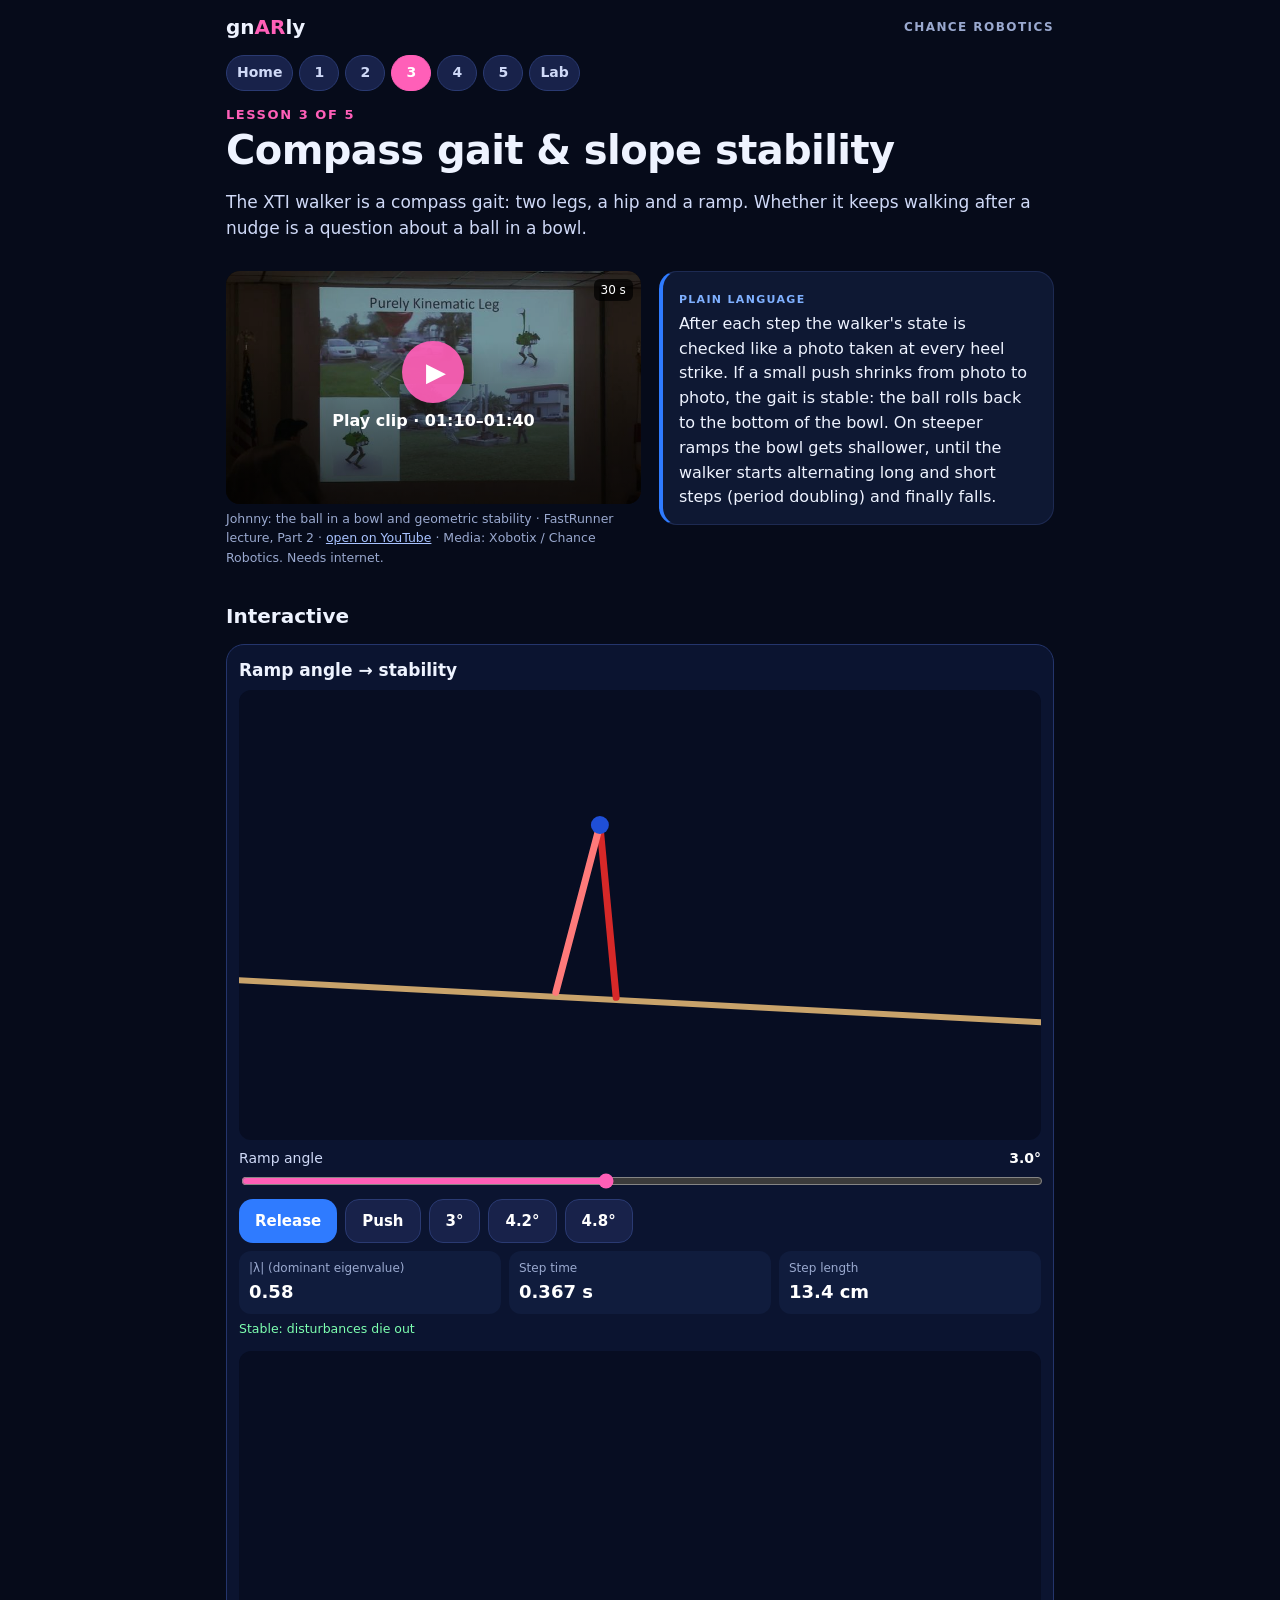
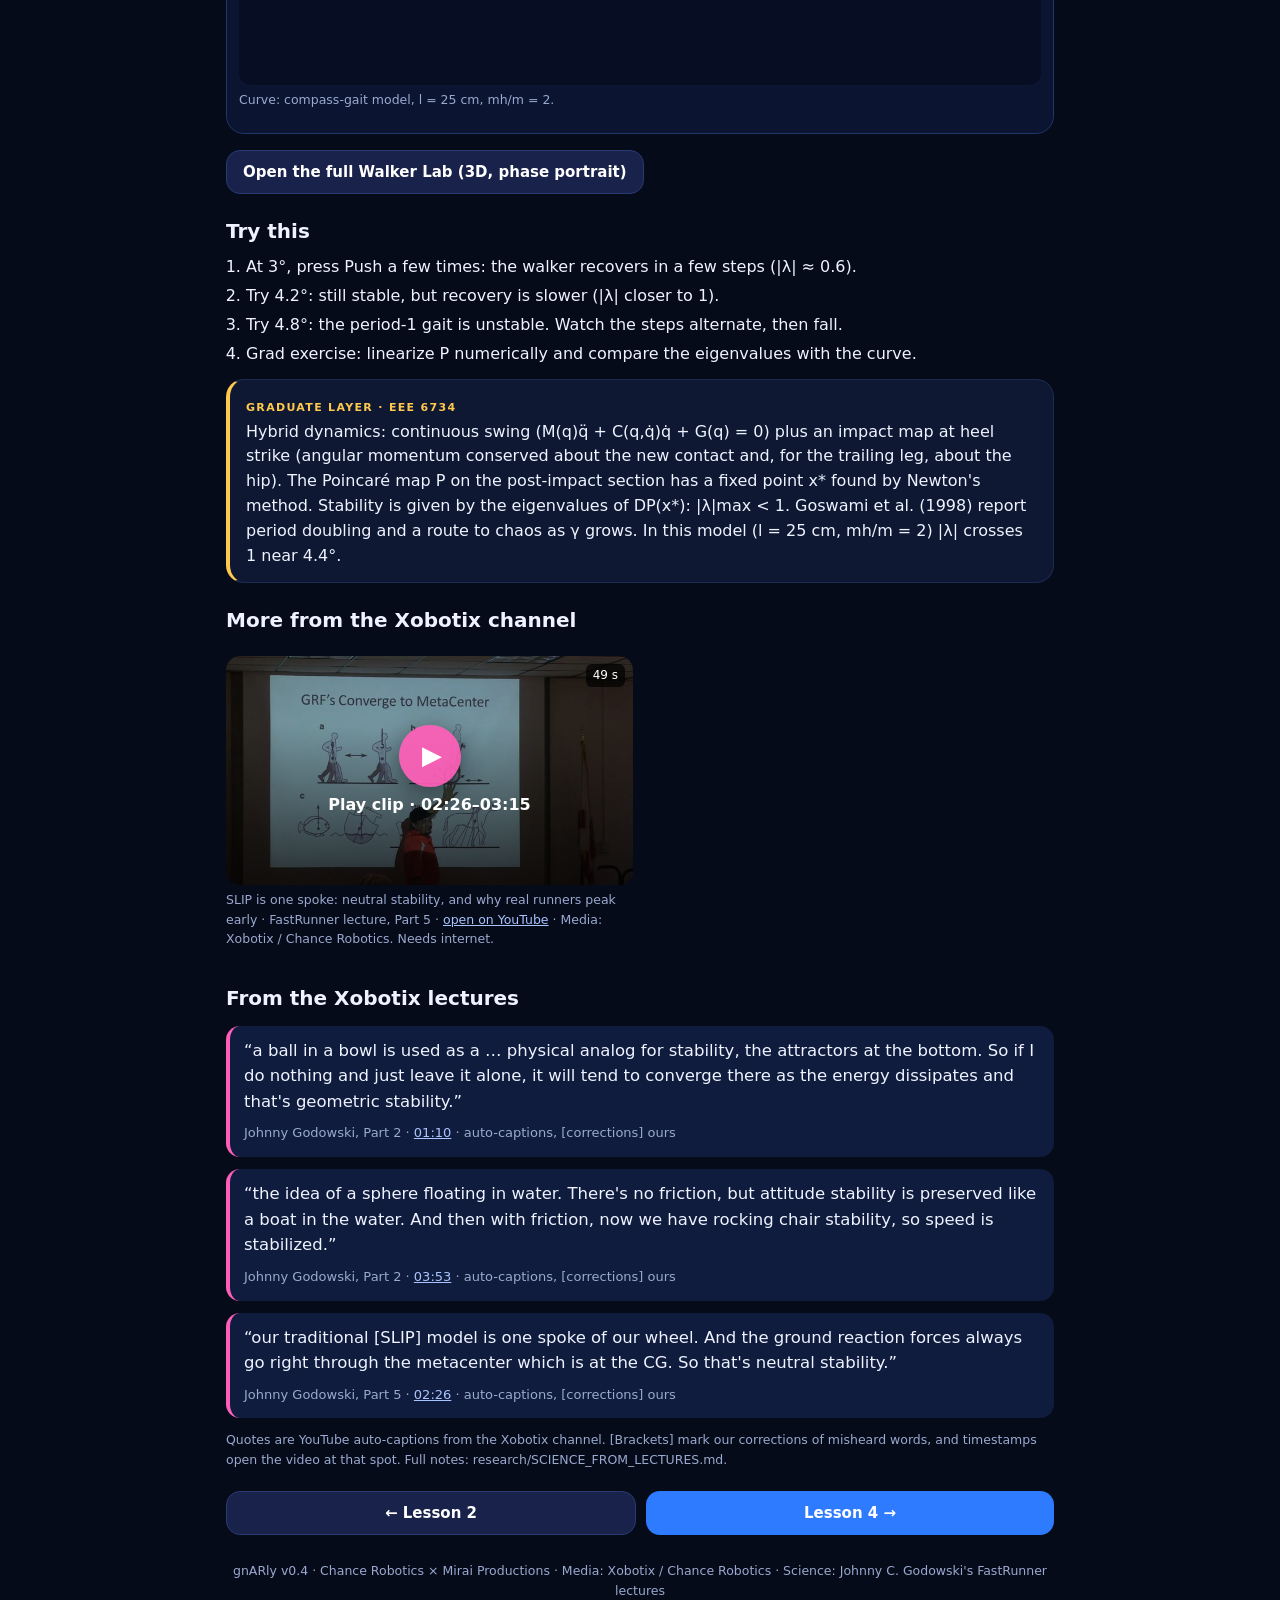
<file: lesson-3.html>
<!doctype html>
<html lang="en"><head><meta charset="utf-8"><meta name="viewport" content="width=device-width, initial-scale=1, viewport-fit=cover">
<title>Compass gait &amp; slope stability · gnARly</title><meta name="theme-color" content="#060b1a"><link rel="manifest" href="manifest.webmanifest">
<link rel="icon" href="icon-192.png"><link rel="apple-touch-icon" href="icon-192.png"><link rel="stylesheet" href="learn.css"></head>
<body data-lesson="3"><div class="wrap">
<div class="top"><a class="wm" href="index.html">gn<span>AR</span>ly</a><a class="brand" href="index.html">Chance Robotics</a></div>
<nav class="steps" aria-label="Lessons"><a href="index.html">Home</a><a href="lesson-1.html" class="">1</a><a href="lesson-2.html" class="">2</a><a href="lesson-3.html" class="on">3</a><a href="lesson-4.html" class="">4</a><a href="lesson-5.html" class="">5</a><a href="lab.html">Lab</a></nav>
<div class="kicker">Lesson 3 of 5</div><h1>Compass gait &amp; slope stability</h1><p class="lede">The XTI walker is a compass gait: two legs, a hip and a ramp. Whether it keeps walking after a nudge is a question about a ball in a bowl.</p>
<div class="layout"><div><figure><div class="clip" data-yt="EqZYetiXRTU" data-start="70" data-end="100" data-title="Johnny: the ball in a bowl and geometric stability"><img src="yt_EqZYetiXRTU.jpg" alt="Johnny: the ball in a bowl and geometric stability" loading="lazy"><span class="len">30 s</span><button type="button" aria-label="Play Johnny: the ball in a bowl and geometric stability"><span class="play">▶</span><span>Play clip · 01:10–01:40</span></button></div><figcaption>Johnny: the ball in a bowl and geometric stability · FastRunner lecture, Part 2 · <a href="https://www.youtube.com/watch?v=EqZYetiXRTU&t=70s" target="_blank" rel="noopener">open on YouTube</a> · Media: Xobotix / Chance Robotics. Needs internet.</figcaption></figure></div><div>
<div class="card plain"><b class="tag">Plain language</b><br>After each step the walker's state is checked like a photo taken at every heel strike. If a small push shrinks from photo to photo, the gait is stable: the ball rolls back to the bottom of the bowl. On steeper ramps the bowl gets shallower, until the walker starts alternating long and short steps (period doubling) and finally falls.</div>
</div></div>
<h2>Interactive</h2><div class="widget" data-widget="slope"><h3>Ramp angle → stability</h3>
<canvas id="sl-walk" aria-label="Compass-gait walker"></canvas>
<label class="ctl">Ramp angle <b id="sl-g-v"></b><input id="sl-g" type="range" min="1" max="5.4" step="0.1" value="3"></label>
<div class="btnrow"><button class="btn" id="sl-release">Release</button><button class="btn alt" id="sl-push">Push</button><button class="btn alt" data-g="3">3°</button><button class="btn alt" data-g="4.2">4.2°</button><button class="btn alt" data-g="4.8">4.8°</button></div>
<div class="read"><div>|λ| (dominant eigenvalue)<b id="sl-rho">…</b></div><div>Step time<b id="sl-T">…</b></div><div>Step length<b id="sl-len">…</b></div></div>
<p id="sl-verdict" class="credit"></p>
<canvas id="sl-plot" aria-label="Eigenvalue versus ramp angle"></canvas>
<p id="sl-sweep" class="credit">Computing the stability curve…</p></div><p><a class="btn alt" href="lab.html">Open the full Walker Lab (3D, phase portrait)</a></p>
<h2>Try this</h2><ol class="try"><li>At 3°, press Push a few times: the walker recovers in a few steps (|λ| ≈ 0.6).</li><li>Try 4.2°: still stable, but recovery is slower (|λ| closer to 1).</li><li>Try 4.8°: the period-1 gait is unstable. Watch the steps alternate, then fall.</li><li>Grad exercise: linearize P numerically and compare the eigenvalues with the curve.</li></ol>
<div class="card grad"><b class="tag">Graduate layer · EEE 6734</b><br>Hybrid dynamics: continuous swing (M(q)q̈ + C(q,q̇)q̇ + G(q) = 0) plus an impact map at heel strike (angular momentum conserved about the new contact and, for the trailing leg, about the hip). The Poincaré map P on the post-impact section has a fixed point x* found by Newton's method. Stability is given by the eigenvalues of DP(x*): |λ|max < 1. Goswami et al. (1998) report period doubling and a route to chaos as γ grows. In this model (l = 25 cm, mh/m = 2) |λ| crosses 1 near 4.4°.</div>
<h2>More from the Xobotix channel</h2><div class="more"><figure><div class="clip" data-yt="_d_eBaXIgsU" data-start="146" data-end="195" data-title="SLIP is one spoke: neutral stability, and why real runners peak early"><img src="yt__d_eBaXIgsU.jpg" alt="SLIP is one spoke: neutral stability, and why real runners peak early" loading="lazy"><span class="len">49 s</span><button type="button" aria-label="Play SLIP is one spoke: neutral stability, and why real runners peak early"><span class="play">▶</span><span>Play clip · 02:26–03:15</span></button></div><figcaption>SLIP is one spoke: neutral stability, and why real runners peak early · FastRunner lecture, Part 5 · <a href="https://www.youtube.com/watch?v=_d_eBaXIgsU&t=146s" target="_blank" rel="noopener">open on YouTube</a> · Media: Xobotix / Chance Robotics. Needs internet.</figcaption></figure></div>
<h2>From the Xobotix lectures</h2><blockquote><p>“a ball in a bowl is used as a … physical analog for stability, the attractors at the bottom. So if I do nothing and just leave it alone, it will tend to converge there as the energy dissipates and that's geometric stability.”</p><cite>Johnny Godowski, Part 2 · <a href="https://www.youtube.com/watch?v=EqZYetiXRTU&t=70s" target="_blank" rel="noopener">01:10</a> · auto-captions, [corrections] ours</cite></blockquote><blockquote><p>“the idea of a sphere floating in water. There's no friction, but attitude stability is preserved like a boat in the water. And then with friction, now we have rocking chair stability, so speed is stabilized.”</p><cite>Johnny Godowski, Part 2 · <a href="https://www.youtube.com/watch?v=EqZYetiXRTU&t=233s" target="_blank" rel="noopener">03:53</a> · auto-captions, [corrections] ours</cite></blockquote><blockquote><p>“our traditional [SLIP] model is one spoke of our wheel. And the ground reaction forces always go right through the metacenter which is at the CG. So that's neutral stability.”</p><cite>Johnny Godowski, Part 5 · <a href="https://www.youtube.com/watch?v=_d_eBaXIgsU&t=146s" target="_blank" rel="noopener">02:26</a> · auto-captions, [corrections] ours</cite></blockquote>
<p class="credit">Quotes are YouTube auto-captions from the Xobotix channel. [Brackets] mark our corrections of misheard words, and timestamps open the video at that spot. Full notes: research/SCIENCE_FROM_LECTURES.md.</p>
<div class="nav"><a class="btn alt" href="lesson-2.html">← Lesson 2</a><a class="btn" href="lesson-4.html">Lesson 4 →</a></div>
<footer>gnARly v0.4 · Chance Robotics × Mirai Productions · Media: Xobotix / Chance Robotics · Science: Johnny C. Godowski's FastRunner lectures</footer>
</div><script type="module" src="learn.js"></script></body></html>
</file>
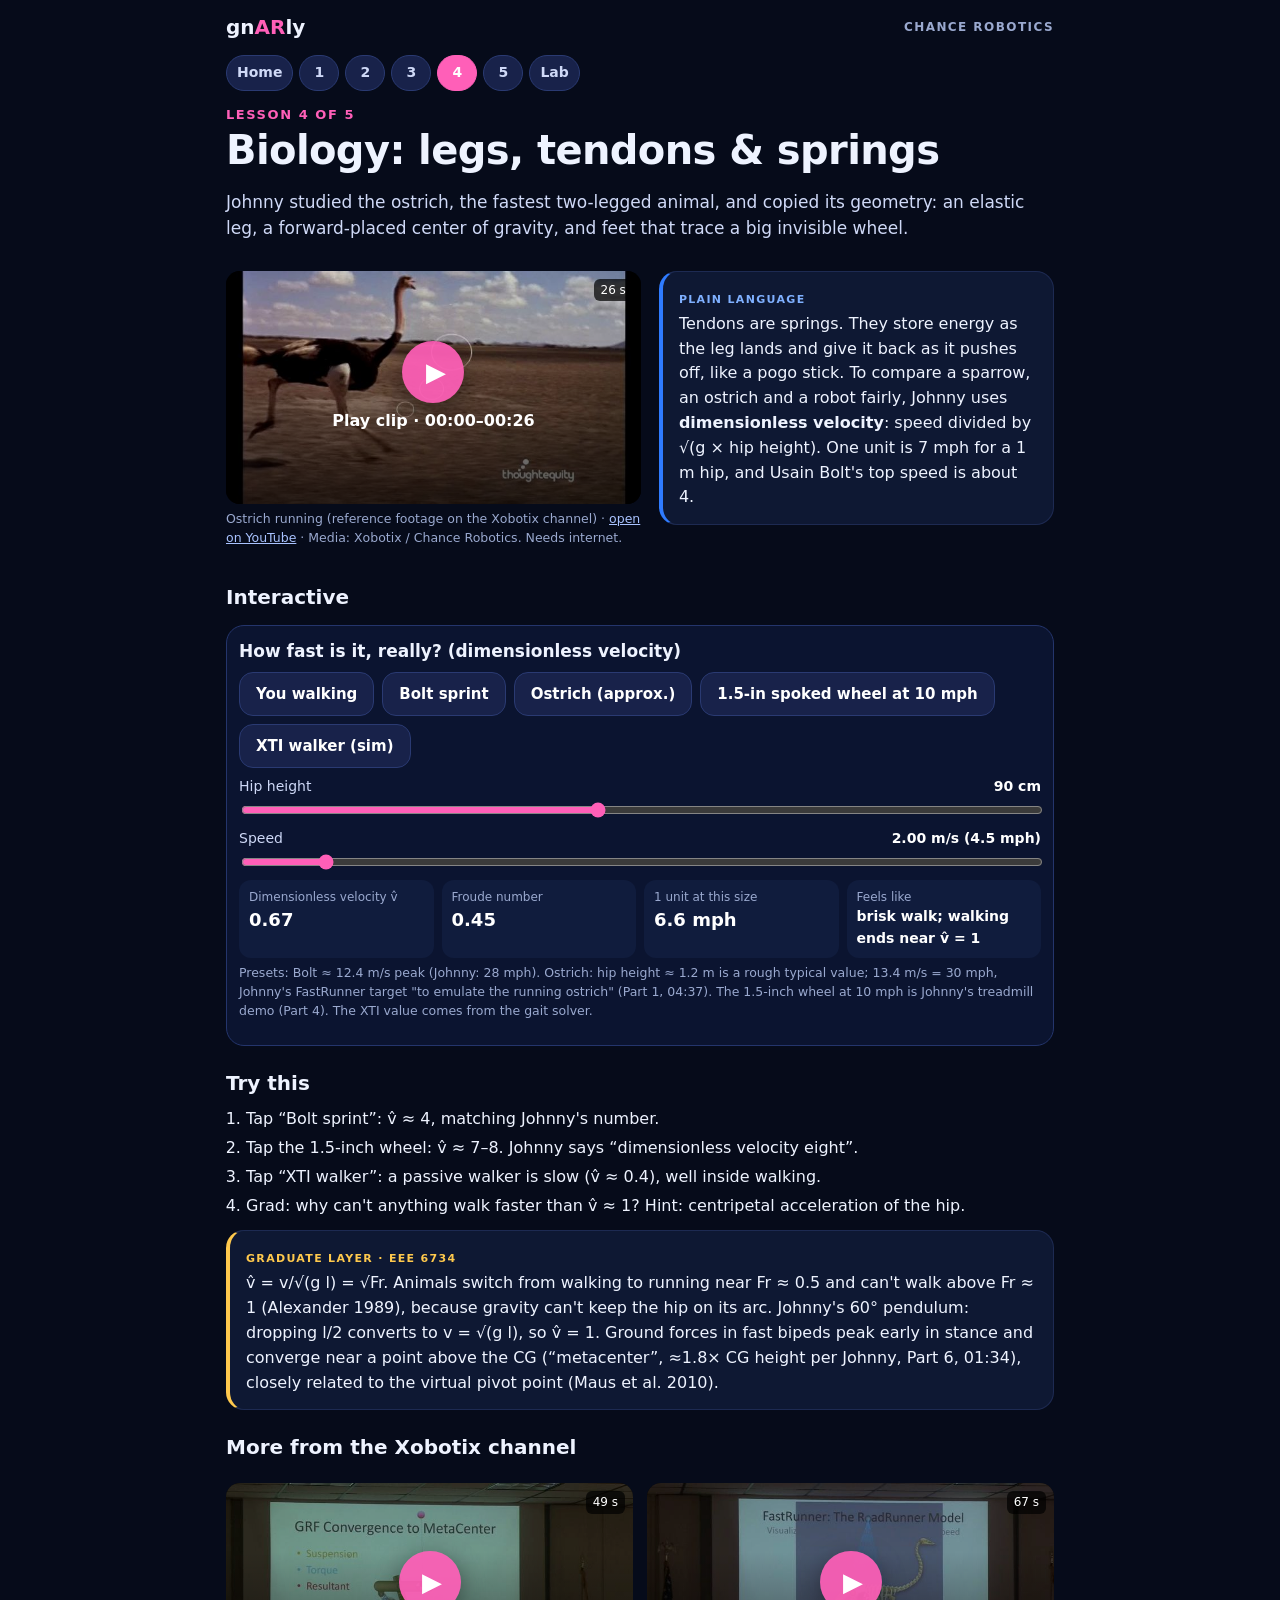
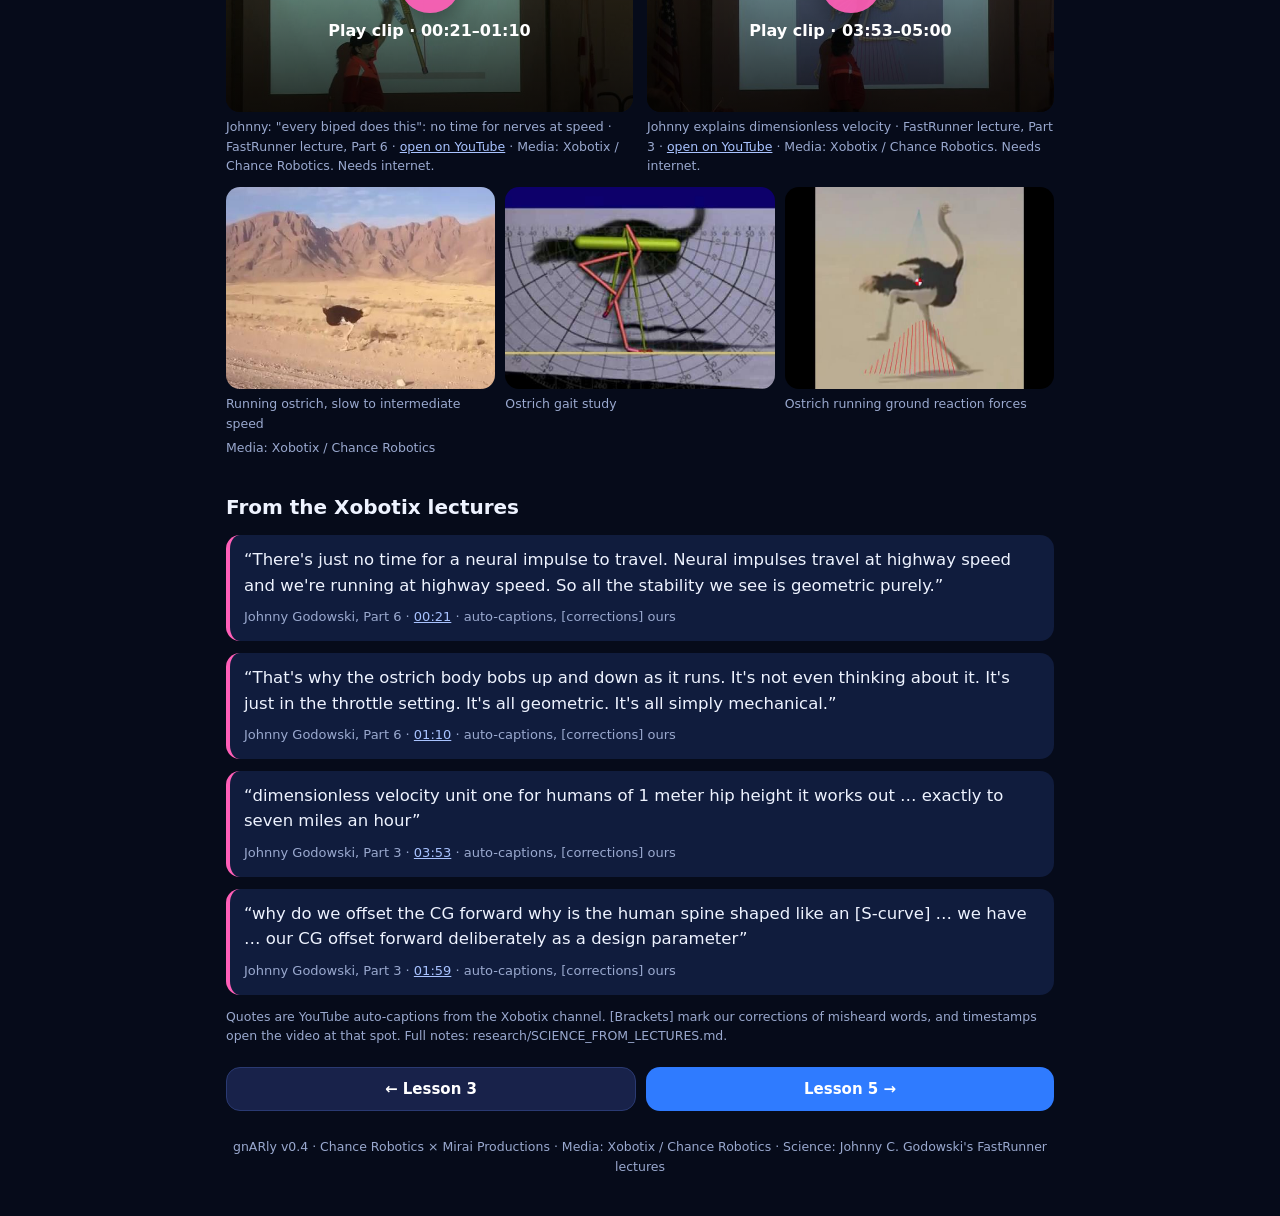
<file: lesson-4.html>
<!doctype html>
<html lang="en"><head><meta charset="utf-8"><meta name="viewport" content="width=device-width, initial-scale=1, viewport-fit=cover">
<title>Biology: legs, tendons &amp; springs · gnARly</title><meta name="theme-color" content="#060b1a"><link rel="manifest" href="manifest.webmanifest">
<link rel="icon" href="icon-192.png"><link rel="apple-touch-icon" href="icon-192.png"><link rel="stylesheet" href="learn.css"></head>
<body data-lesson="4"><div class="wrap">
<div class="top"><a class="wm" href="index.html">gn<span>AR</span>ly</a><a class="brand" href="index.html">Chance Robotics</a></div>
<nav class="steps" aria-label="Lessons"><a href="index.html">Home</a><a href="lesson-1.html" class="">1</a><a href="lesson-2.html" class="">2</a><a href="lesson-3.html" class="">3</a><a href="lesson-4.html" class="on">4</a><a href="lesson-5.html" class="">5</a><a href="lab.html">Lab</a></nav>
<div class="kicker">Lesson 4 of 5</div><h1>Biology: legs, tendons &amp; springs</h1><p class="lede">Johnny studied the ostrich, the fastest two-legged animal, and copied its geometry: an elastic leg, a forward-placed center of gravity, and feet that trace a big invisible wheel.</p>
<div class="layout"><div><figure><div class="clip" data-yt="DIICyG_tfCY" data-start="0" data-end="26" data-title="Ostrich running (reference footage on the Xobotix channel)"><img src="yt_DIICyG_tfCY.jpg" alt="Ostrich running (reference footage on the Xobotix channel)" loading="lazy"><span class="len">26 s</span><button type="button" aria-label="Play Ostrich running (reference footage on the Xobotix channel)"><span class="play">▶</span><span>Play clip · 00:00–00:26</span></button></div><figcaption>Ostrich running (reference footage on the Xobotix channel) · <a href="https://www.youtube.com/watch?v=DIICyG_tfCY&t=0s" target="_blank" rel="noopener">open on YouTube</a> · Media: Xobotix / Chance Robotics. Needs internet.</figcaption></figure></div><div>
<div class="card plain"><b class="tag">Plain language</b><br>Tendons are springs. They store energy as the leg lands and give it back as it pushes off, like a pogo stick. To compare a sparrow, an ostrich and a robot fairly, Johnny uses <b>dimensionless velocity</b>: speed divided by √(g × hip height). One unit is 7 mph for a 1 m hip, and Usain Bolt's top speed is about 4.</div>
</div></div>
<h2>Interactive</h2><div class="widget" data-widget="froude"><h3>How fast is it, really? (dimensionless velocity)</h3>
<div class="btnrow"><button class="btn alt" data-pre="you">You walking</button><button class="btn alt" data-pre="bolt">Bolt sprint</button><button class="btn alt" data-pre="ostrich">Ostrich (approx.)</button><button class="btn alt" data-pre="fastrunner">1.5-in spoked wheel at 10 mph</button><button class="btn alt" data-pre="xti">XTI walker (sim)</button></div>
<label class="ctl">Hip height <b id="fr-h-v"></b><input id="fr-h" type="range" min="0.02" max="2" step="0.01" value="0.9"></label>
<label class="ctl">Speed <b id="fr-v-v"></b><input id="fr-v" type="range" min="0.05" max="20" step="0.05" value="2"></label>
<div class="read"><div>Dimensionless velocity v̂<b id="fr-vhat">…</b></div><div>Froude number<b id="fr-fr">…</b></div><div>1 unit at this size<b id="fr-unit">…</b></div><div>Feels like<b id="fr-feel" style="font-size:14px">…</b></div></div>
<p class="credit">Presets: Bolt ≈ 12.4 m/s peak (Johnny: 28 mph). Ostrich: hip height ≈ 1.2 m is a rough typical value; 13.4 m/s = 30 mph, Johnny's FastRunner target "to emulate the running ostrich" (Part 1, 04:37). The 1.5-inch wheel at 10 mph is Johnny's treadmill demo (Part 4). The XTI value comes from the gait solver.</p></div>
<h2>Try this</h2><ol class="try"><li>Tap “Bolt sprint”: v̂ ≈ 4, matching Johnny's number.</li><li>Tap the 1.5-inch wheel: v̂ ≈ 7–8. Johnny says “dimensionless velocity eight”.</li><li>Tap “XTI walker”: a passive walker is slow (v̂ ≈ 0.4), well inside walking.</li><li>Grad: why can't anything walk faster than v̂ ≈ 1? Hint: centripetal acceleration of the hip.</li></ol>
<div class="card grad"><b class="tag">Graduate layer · EEE 6734</b><br>v̂ = v/√(g l) = √Fr. Animals switch from walking to running near Fr ≈ 0.5 and can't walk above Fr ≈ 1 (Alexander 1989), because gravity can't keep the hip on its arc. Johnny's 60° pendulum: dropping l/2 converts to v = √(g l), so v̂ = 1. Ground forces in fast bipeds peak early in stance and converge near a point above the CG (“metacenter”, ≈1.8× CG height per Johnny, Part 6, 01:34), closely related to the virtual pivot point (Maus et al. 2010).</div>
<h2>More from the Xobotix channel</h2><div class="more"><figure><div class="clip" data-yt="sAl63xFk8Z4" data-start="21" data-end="70" data-title="Johnny: &quot;every biped does this&quot;: no time for nerves at speed"><img src="yt_sAl63xFk8Z4.jpg" alt="Johnny: &quot;every biped does this&quot;: no time for nerves at speed" loading="lazy"><span class="len">49 s</span><button type="button" aria-label="Play Johnny: &quot;every biped does this&quot;: no time for nerves at speed"><span class="play">▶</span><span>Play clip · 00:21–01:10</span></button></div><figcaption>Johnny: &quot;every biped does this&quot;: no time for nerves at speed · FastRunner lecture, Part 6 · <a href="https://www.youtube.com/watch?v=sAl63xFk8Z4&t=21s" target="_blank" rel="noopener">open on YouTube</a> · Media: Xobotix / Chance Robotics. Needs internet.</figcaption></figure><figure><div class="clip" data-yt="lw0EAJBE3vc" data-start="233" data-end="300" data-title="Johnny explains dimensionless velocity"><img src="yt_lw0EAJBE3vc.jpg" alt="Johnny explains dimensionless velocity" loading="lazy"><span class="len">67 s</span><button type="button" aria-label="Play Johnny explains dimensionless velocity"><span class="play">▶</span><span>Play clip · 03:53–05:00</span></button></div><figcaption>Johnny explains dimensionless velocity · FastRunner lecture, Part 3 · <a href="https://www.youtube.com/watch?v=lw0EAJBE3vc&t=233s" target="_blank" rel="noopener">open on YouTube</a> · Media: Xobotix / Chance Robotics. Needs internet.</figcaption></figure><div class="gallery"><figure><img src="yt_VbRLUOpe6WY.jpg" alt="Running ostrich, slow to intermediate speed" loading="lazy"><figcaption>Running ostrich, slow to intermediate speed</figcaption></figure><figure><img src="yt_3ovUct5MoyM.jpg" alt="Ostrich gait study" loading="lazy"><figcaption>Ostrich gait study</figcaption></figure><figure><img src="yt__cgdFkcEvdA.jpg" alt="Ostrich running ground reaction forces" loading="lazy"><figcaption>Ostrich running ground reaction forces</figcaption></figure></div><p class="credit">Media: Xobotix / Chance Robotics</p></div>
<h2>From the Xobotix lectures</h2><blockquote><p>“There's just no time for a neural impulse to travel. Neural impulses travel at highway speed and we're running at highway speed. So all the stability we see is geometric purely.”</p><cite>Johnny Godowski, Part 6 · <a href="https://www.youtube.com/watch?v=sAl63xFk8Z4&t=21s" target="_blank" rel="noopener">00:21</a> · auto-captions, [corrections] ours</cite></blockquote><blockquote><p>“That's why the ostrich body bobs up and down as it runs. It's not even thinking about it. It's just in the throttle setting. It's all geometric. It's all simply mechanical.”</p><cite>Johnny Godowski, Part 6 · <a href="https://www.youtube.com/watch?v=sAl63xFk8Z4&t=70s" target="_blank" rel="noopener">01:10</a> · auto-captions, [corrections] ours</cite></blockquote><blockquote><p>“dimensionless velocity unit one for humans of 1 meter hip height it works out … exactly to seven miles an hour”</p><cite>Johnny Godowski, Part 3 · <a href="https://www.youtube.com/watch?v=lw0EAJBE3vc&t=233s" target="_blank" rel="noopener">03:53</a> · auto-captions, [corrections] ours</cite></blockquote><blockquote><p>“why do we offset the CG forward why is the human spine shaped like an [S-curve] … we have … our CG offset forward deliberately as a design parameter”</p><cite>Johnny Godowski, Part 3 · <a href="https://www.youtube.com/watch?v=lw0EAJBE3vc&t=119s" target="_blank" rel="noopener">01:59</a> · auto-captions, [corrections] ours</cite></blockquote>
<p class="credit">Quotes are YouTube auto-captions from the Xobotix channel. [Brackets] mark our corrections of misheard words, and timestamps open the video at that spot. Full notes: research/SCIENCE_FROM_LECTURES.md.</p>
<div class="nav"><a class="btn alt" href="lesson-3.html">← Lesson 3</a><a class="btn" href="lesson-5.html">Lesson 5 →</a></div>
<footer>gnARly v0.4 · Chance Robotics × Mirai Productions · Media: Xobotix / Chance Robotics · Science: Johnny C. Godowski's FastRunner lectures</footer>
</div><script type="module" src="learn.js"></script></body></html>
</file>
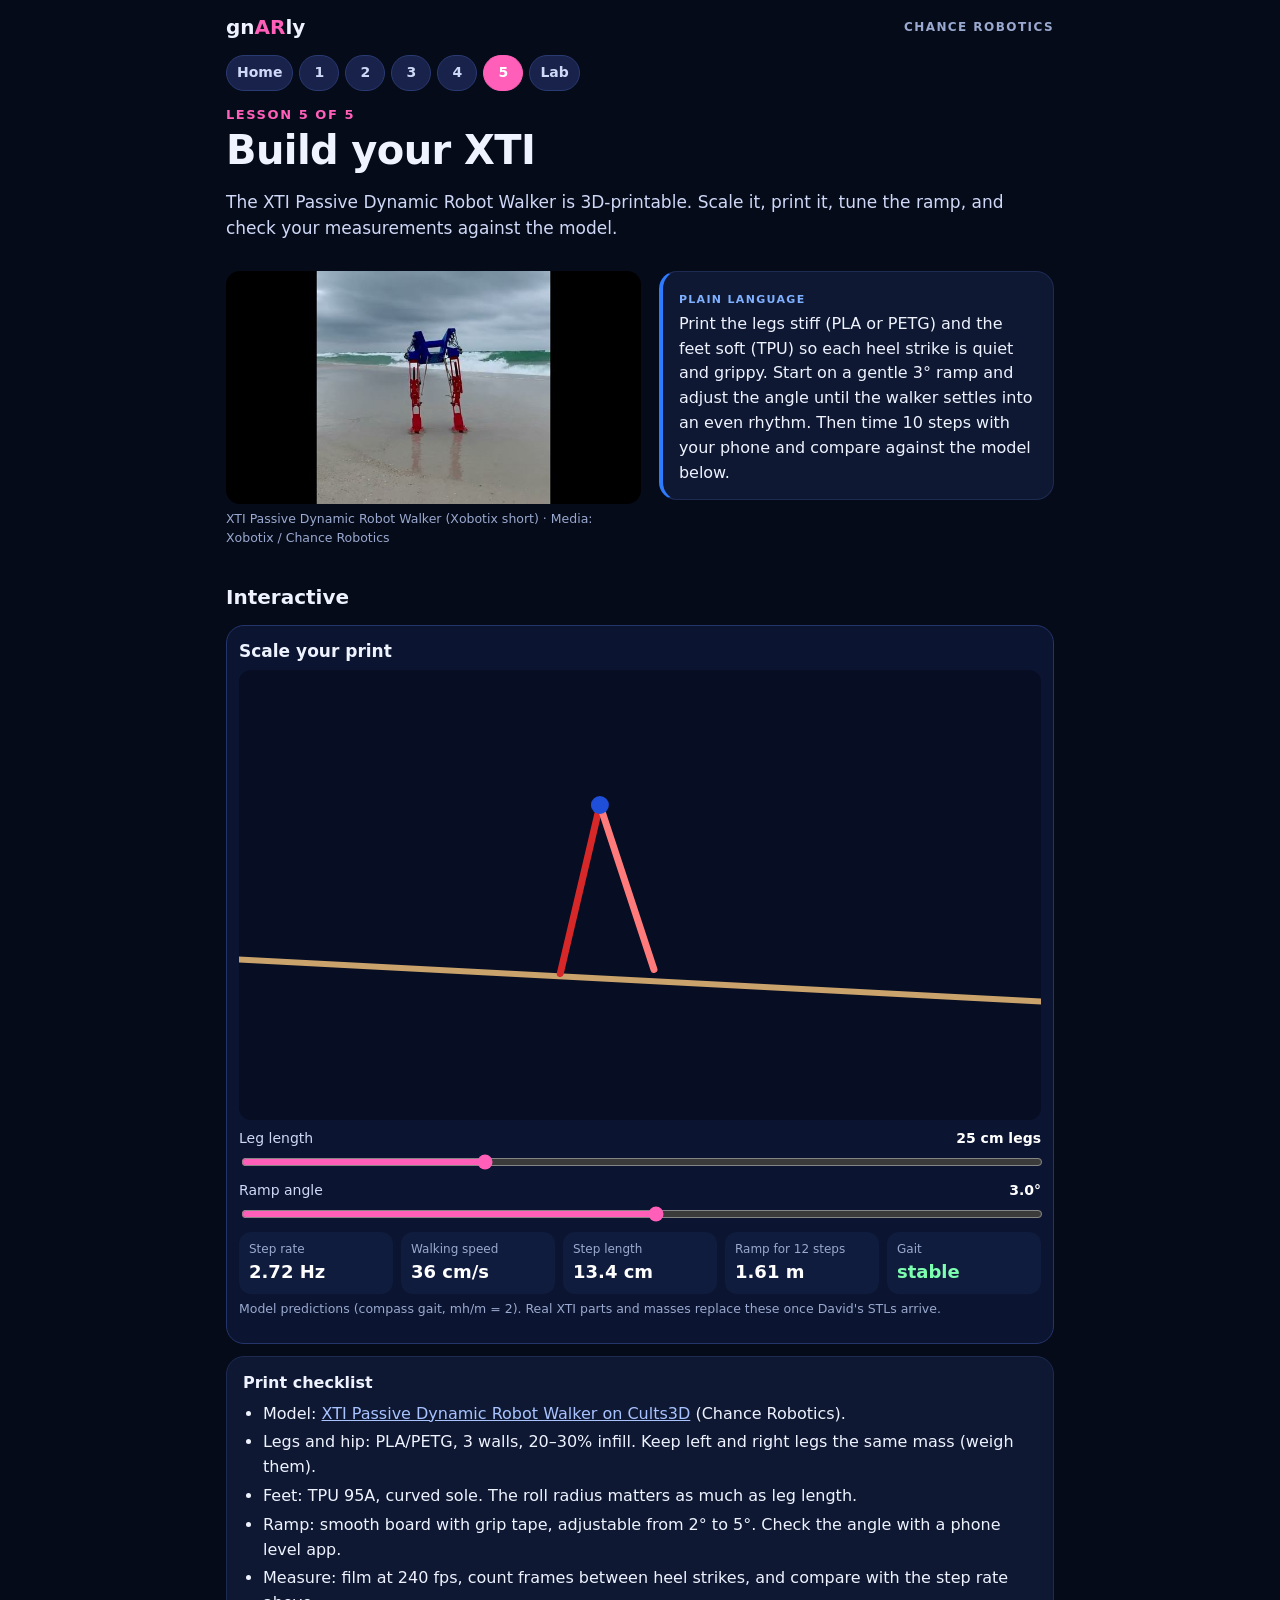
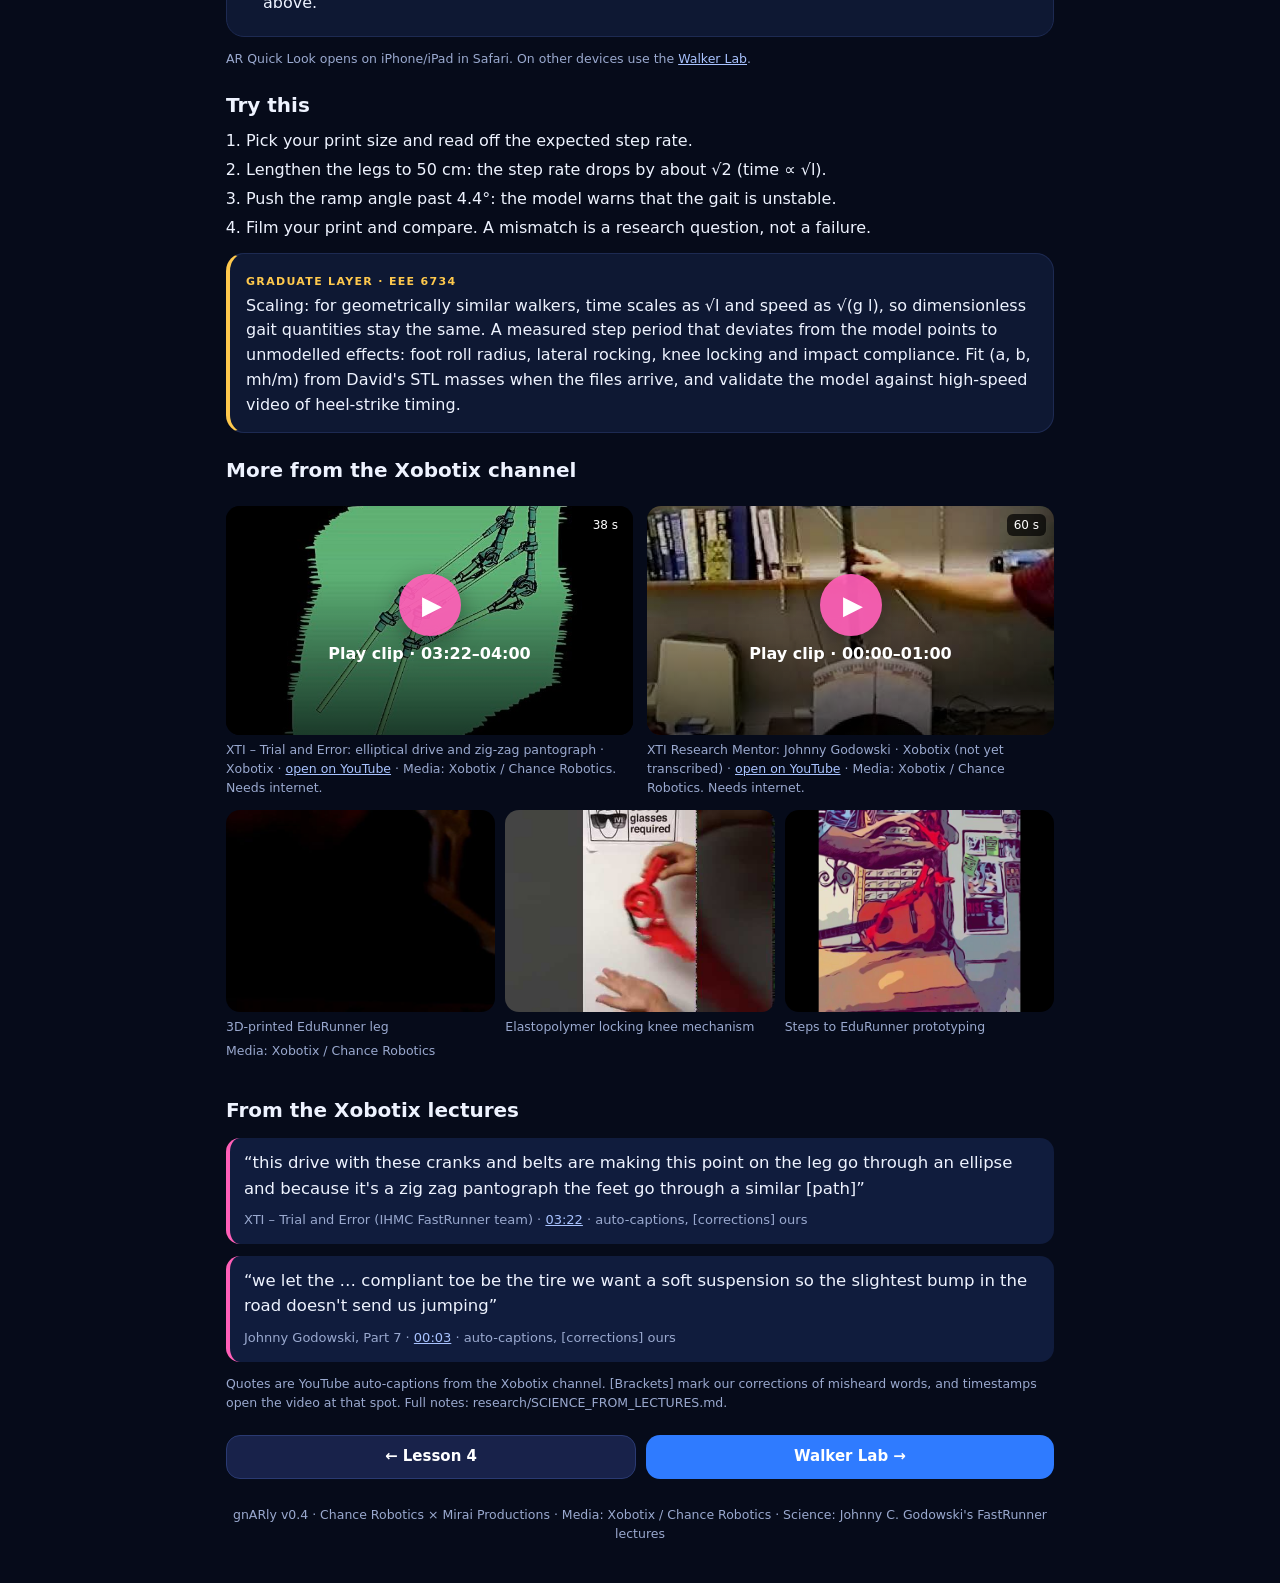
<file: lesson-5.html>
<!doctype html>
<html lang="en"><head><meta charset="utf-8"><meta name="viewport" content="width=device-width, initial-scale=1, viewport-fit=cover">
<title>Build your XTI · gnARly</title><meta name="theme-color" content="#060b1a"><link rel="manifest" href="manifest.webmanifest">
<link rel="icon" href="icon-192.png"><link rel="apple-touch-icon" href="icon-192.png"><link rel="stylesheet" href="learn.css"></head>
<body data-lesson="5"><div class="wrap">
<div class="top"><a class="wm" href="index.html">gn<span>AR</span>ly</a><a class="brand" href="index.html">Chance Robotics</a></div>
<nav class="steps" aria-label="Lessons"><a href="index.html">Home</a><a href="lesson-1.html" class="">1</a><a href="lesson-2.html" class="">2</a><a href="lesson-3.html" class="">3</a><a href="lesson-4.html" class="">4</a><a href="lesson-5.html" class="on">5</a><a href="lab.html">Lab</a></nav>
<div class="kicker">Lesson 5 of 5</div><h1>Build your XTI</h1><p class="lede">The XTI Passive Dynamic Robot Walker is 3D-printable. Scale it, print it, tune the ramp, and check your measurements against the model.</p>
<div class="layout"><div><figure><img src="yt_sVBS7jcfLVs.jpg" alt="XTI Passive Dynamic Robot Walker (Xobotix short)" loading="lazy"><figcaption>XTI Passive Dynamic Robot Walker (Xobotix short) · Media: Xobotix / Chance Robotics</figcaption></figure></div><div>
<div class="card plain"><b class="tag">Plain language</b><br>Print the legs stiff (PLA or PETG) and the feet soft (TPU) so each heel strike is quiet and grippy. Start on a gentle 3° ramp and adjust the angle until the walker settles into an even rhythm. Then time 10 steps with your phone and compare against the model below.</div>
</div></div>
<h2>Interactive</h2><div class="widget" data-widget="build"><h3>Scale your print</h3>
<canvas id="bd-walk" aria-label="Scaled walker"></canvas>
<label class="ctl">Leg length <b id="bd-l-v"></b><input id="bd-l" type="range" min="0.1" max="0.6" step="0.01" value="0.25"></label>
<label class="ctl">Ramp angle <b id="bd-g-v"></b><input id="bd-g" type="range" min="1.5" max="4.4" step="0.1" value="3"></label>
<div class="read"><div>Step rate<b id="bd-hz">…</b></div><div>Walking speed<b id="bd-speed">…</b></div><div>Step length<b id="bd-len">…</b></div><div>Ramp for 12 steps<b id="bd-ramp">…</b></div><div>Gait<b id="bd-ok">…</b></div></div>
<p class="credit">Model predictions (compass gait, mh/m = 2). Real XTI parts and masses replace these once David's STLs arrive.</p></div>
<div class="card"><b>Print checklist</b><ul class="try"><li>Model: <a href="https://cults3d.com/en/3d-model/various/xti-passive-dynamic-robot-walker" target="_blank" rel="noopener">XTI Passive Dynamic Robot Walker on Cults3D</a> (Chance Robotics).</li><li>Legs and hip: PLA/PETG, 3 walls, 20–30% infill. Keep left and right legs the same mass (weigh them).</li><li>Feet: TPU 95A, curved sole. The roll radius matters as much as leg length.</li><li>Ramp: smooth board with grip tape, adjustable from 2° to 5°. Check the angle with a phone level app.</li><li>Measure: film at 240 fps, count frames between heel strikes, and compare with the step rate above.</li></ul></div><div class="btnrow device-ios"><a class="btn" rel="ar" href="gnarly_walker.usdz"><img src="icon-192.png" alt="">See the walker in your room (AR)</a></div><p class="credit device-other">AR Quick Look opens on iPhone/iPad in Safari. On other devices use the <a href="lab.html">Walker Lab</a>.</p>
<h2>Try this</h2><ol class="try"><li>Pick your print size and read off the expected step rate.</li><li>Lengthen the legs to 50 cm: the step rate drops by about √2 (time ∝ √l).</li><li>Push the ramp angle past 4.4°: the model warns that the gait is unstable.</li><li>Film your print and compare. A mismatch is a research question, not a failure.</li></ol>
<div class="card grad"><b class="tag">Graduate layer · EEE 6734</b><br>Scaling: for geometrically similar walkers, time scales as √l and speed as √(g l), so dimensionless gait quantities stay the same. A measured step period that deviates from the model points to unmodelled effects: foot roll radius, lateral rocking, knee locking and impact compliance. Fit (a, b, mh/m) from David's STL masses when the files arrive, and validate the model against high-speed video of heel-strike timing.</div>
<h2>More from the Xobotix channel</h2><div class="more"><figure><div class="clip" data-yt="K1R4eu9X2cA" data-start="202" data-end="240" data-title="XTI – Trial and Error: elliptical drive and zig-zag pantograph"><img src="yt_K1R4eu9X2cA.jpg" alt="XTI – Trial and Error: elliptical drive and zig-zag pantograph" loading="lazy"><span class="len">38 s</span><button type="button" aria-label="Play XTI – Trial and Error: elliptical drive and zig-zag pantograph"><span class="play">▶</span><span>Play clip · 03:22–04:00</span></button></div><figcaption>XTI – Trial and Error: elliptical drive and zig-zag pantograph · Xobotix · <a href="https://www.youtube.com/watch?v=K1R4eu9X2cA&t=202s" target="_blank" rel="noopener">open on YouTube</a> · Media: Xobotix / Chance Robotics. Needs internet.</figcaption></figure><figure><div class="clip" data-yt="Ez0SCWb463A" data-start="0" data-end="60" data-title="XTI Research Mentor: Johnny Godowski"><img src="yt_Ez0SCWb463A.jpg" alt="XTI Research Mentor: Johnny Godowski" loading="lazy"><span class="len">60 s</span><button type="button" aria-label="Play XTI Research Mentor: Johnny Godowski"><span class="play">▶</span><span>Play clip · 00:00–01:00</span></button></div><figcaption>XTI Research Mentor: Johnny Godowski · Xobotix (not yet transcribed) · <a href="https://www.youtube.com/watch?v=Ez0SCWb463A&t=0s" target="_blank" rel="noopener">open on YouTube</a> · Media: Xobotix / Chance Robotics. Needs internet.</figcaption></figure><div class="gallery"><figure><img src="yt_9BWIF55tRww.jpg" alt="3D-printed EduRunner leg" loading="lazy"><figcaption>3D-printed EduRunner leg</figcaption></figure><figure><img src="yt_dSmnIfsDO2A.jpg" alt="Elastopolymer locking knee mechanism" loading="lazy"><figcaption>Elastopolymer locking knee mechanism</figcaption></figure><figure><img src="yt_MOi2T6WxTSI.jpg" alt="Steps to EduRunner prototyping" loading="lazy"><figcaption>Steps to EduRunner prototyping</figcaption></figure></div><p class="credit">Media: Xobotix / Chance Robotics</p></div>
<h2>From the Xobotix lectures</h2><blockquote><p>“this drive with these cranks and belts are making this point on the leg go through an ellipse and because it's a zig zag pantograph the feet go through a similar [path]”</p><cite>XTI – Trial and Error (IHMC FastRunner team) · <a href="https://www.youtube.com/watch?v=K1R4eu9X2cA&t=202s" target="_blank" rel="noopener">03:22</a> · auto-captions, [corrections] ours</cite></blockquote><blockquote><p>“we let the … compliant toe be the tire we want a soft suspension so the slightest bump in the road doesn't send us jumping”</p><cite>Johnny Godowski, Part 7 · <a href="https://www.youtube.com/watch?v=YIe_i3_6qNo&t=3s" target="_blank" rel="noopener">00:03</a> · auto-captions, [corrections] ours</cite></blockquote>
<p class="credit">Quotes are YouTube auto-captions from the Xobotix channel. [Brackets] mark our corrections of misheard words, and timestamps open the video at that spot. Full notes: research/SCIENCE_FROM_LECTURES.md.</p>
<div class="nav"><a class="btn alt" href="lesson-4.html">← Lesson 4</a><a class="btn" href="lab.html">Walker Lab →</a></div>
<footer>gnARly v0.4 · Chance Robotics × Mirai Productions · Media: Xobotix / Chance Robotics · Science: Johnny C. Godowski's FastRunner lectures</footer>
</div><script type="module" src="learn.js"></script></body></html>
</file>
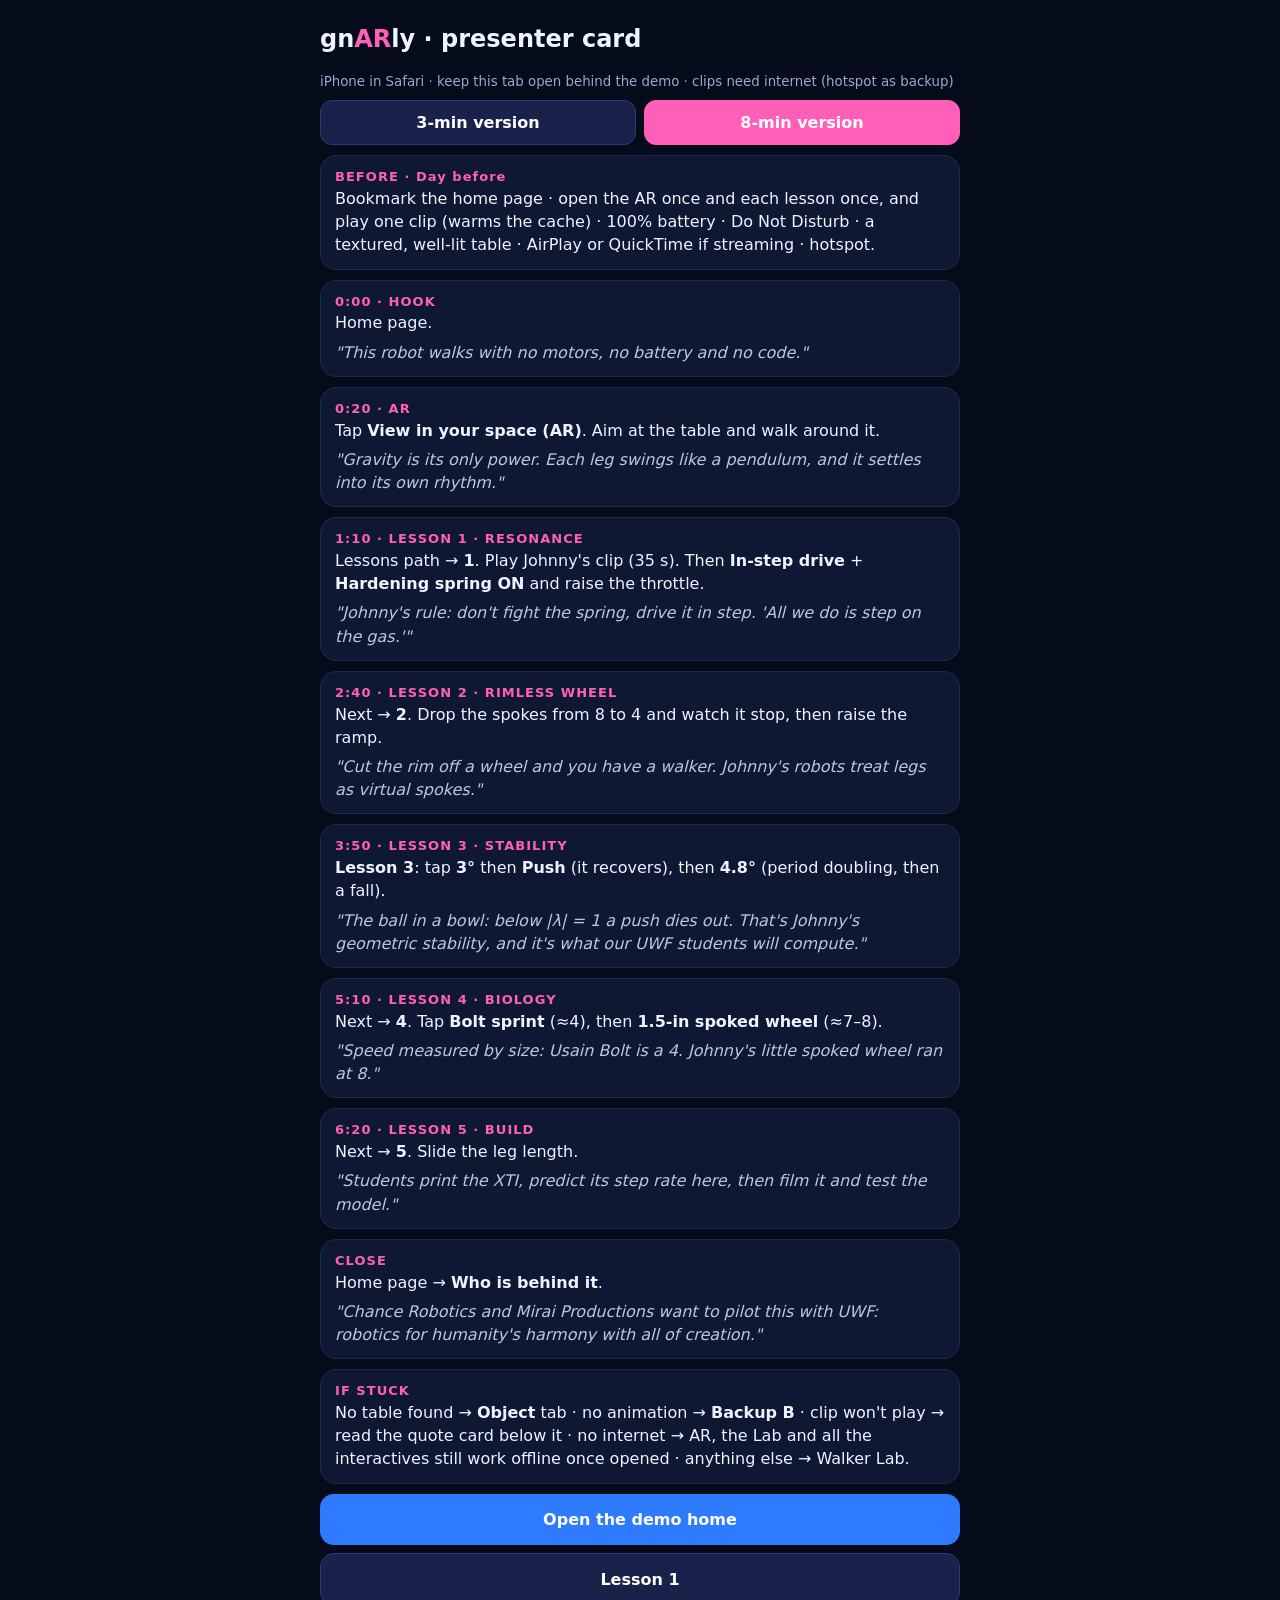
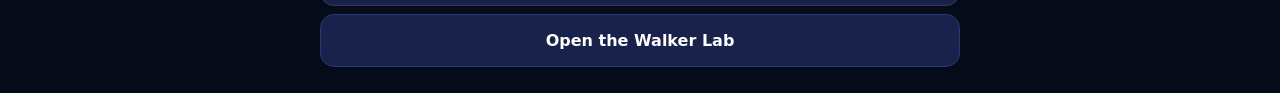
<file: presenter.html>
<!doctype html>
<html lang="en"><head><meta charset="utf-8"><meta name="viewport" content="width=device-width, initial-scale=1, viewport-fit=cover">
<title>gnARly presenter card</title><meta name="robots" content="noindex"><link rel="icon" href="icon-192.png">
<style>
body{margin:0;background:#060b1a;color:#eef3ff;font:16px/1.45 -apple-system,system-ui,"Segoe UI",Roboto,sans-serif}
.w{max-width:640px;margin:0 auto;padding:18px}
h1{font-size:24px;margin:4px 0 12px} h1 span{color:#ff5fb8}
.s{background:#0e1833;border:1px solid #1d2a52;border-radius:16px;padding:12px 14px;margin:10px 0}
.t{color:#ff5fb8;font-weight:700;font-size:13px;letter-spacing:.08em}
.say{color:#b9c6ea;font-style:italic;margin-top:6px}
a.b{display:block;text-align:center;background:#2f7bff;color:#fff;text-decoration:none;font-weight:700;border-radius:14px;padding:14px;margin:8px 0}
a.b.alt{background:#18224a;border:1px solid #2a3a72}
small{color:#9aa9cf}
.tabs{display:flex;gap:8px;margin:8px 0} .tabs button{flex:1;padding:10px;border-radius:12px;border:1px solid #2a3a72;background:#18224a;color:#fff;font:inherit;font-weight:700}
.tabs button.on{background:#ff5fb8;border-color:#ff5fb8}
.short .long-only{display:none}
</style></head><body><div class="w">
<h1>gn<span>AR</span>ly · presenter card</h1>
<small>iPhone in Safari · keep this tab open behind the demo · clips need internet (hotspot as backup)</small>
<div class="tabs"><button id="b3">3-min version</button><button id="b8" class="on">8-min version</button></div>
<div id="flow">
<div class="s"><div class="t">BEFORE · Day before</div>Bookmark the home page · open the AR once and each lesson once, and play one clip (warms the cache) · 100% battery · Do Not Disturb · a textured, well-lit table · AirPlay or QuickTime if streaming · hotspot.</div>
<div class="s"><div class="t">0:00 · HOOK</div>Home page.<div class="say">"This robot walks with no motors, no battery and no code."</div></div>
<div class="s"><div class="t">0:20 · AR</div>Tap <b>View in your space (AR)</b>. Aim at the table and walk around it.<div class="say">"Gravity is its only power. Each leg swings like a pendulum, and it settles into its own rhythm."</div></div>
<div class="s long-only"><div class="t">1:10 · LESSON 1 · RESONANCE</div>Lessons path → <b>1</b>. Play Johnny's clip (35 s). Then <b>In-step drive</b> + <b>Hardening spring ON</b> and raise the throttle.<div class="say">"Johnny's rule: don't fight the spring, drive it in step. 'All we do is step on the gas.'"</div></div>
<div class="s long-only"><div class="t">2:40 · LESSON 2 · RIMLESS WHEEL</div>Next → <b>2</b>. Drop the spokes from 8 to 4 and watch it stop, then raise the ramp.<div class="say">"Cut the rim off a wheel and you have a walker. Johnny's robots treat legs as virtual spokes."</div></div>
<div class="s"><div class="t"><span class="long-only">3:50</span><span class="short-only"></span> · LESSON 3 · STABILITY</div><b>Lesson 3</b>: tap <b>3°</b> then <b>Push</b> (it recovers), then <b>4.8°</b> (period doubling, then a fall).<div class="say">"The ball in a bowl: below |λ| = 1 a push dies out. That's Johnny's geometric stability, and it's what our UWF students will compute."</div></div>
<div class="s long-only"><div class="t">5:10 · LESSON 4 · BIOLOGY</div>Next → <b>4</b>. Tap <b>Bolt sprint</b> (≈4), then <b>1.5-in spoked wheel</b> (≈7–8).<div class="say">"Speed measured by size: Usain Bolt is a 4. Johnny's little spoked wheel ran at 8."</div></div>
<div class="s long-only"><div class="t">6:20 · LESSON 5 · BUILD</div>Next → <b>5</b>. Slide the leg length.<div class="say">"Students print the XTI, predict its step rate here, then film it and test the model."</div></div>
<div class="s"><div class="t">CLOSE</div>Home page → <b>Who is behind it</b>.<div class="say">"Chance Robotics and Mirai Productions want to pilot this with UWF: robotics for humanity's harmony with all of creation."</div></div>
<div class="s"><div class="t">IF STUCK</div>No table found → <b>Object</b> tab · no animation → <b>Backup B</b> · clip won't play → read the quote card below it · no internet → AR, the Lab and all the interactives still work offline once opened · anything else → Walker Lab.</div>
</div>
<a class="b" href="index.html">Open the demo home</a>
<a class="b alt" href="lesson-1.html">Lesson 1</a>
<a class="b alt" href="lab.html">Open the Walker Lab</a>
</div>
<script>
const f=document.getElementById('flow'),b3=document.getElementById('b3'),b8=document.getElementById('b8');
b3.onclick=()=>{f.classList.add('short');b3.classList.add('on');b8.classList.remove('on')};
b8.onclick=()=>{f.classList.remove('short');b8.classList.add('on');b3.classList.remove('on')};
</script>
</body></html>
</file>
<file: app.css>
:root { --bg:#060b1a; --panel:#0e1833; --ink:#e8eefc; --muted:#8fa0c8; --blue:#2f7bff; --mag:#d0388f; --red:#d62828; }
* { box-sizing: border-box; }
html, body { margin:0; height:100%; background:var(--bg); color:var(--ink); font:15px/1.45 system-ui, -apple-system, "Segoe UI", Roboto, sans-serif; }
.top { display:flex; justify-content:space-between; align-items:center; gap:12px; padding:10px 14px; background:linear-gradient(90deg,#0b1530,#1a0f2e); border-bottom:1px solid #1d2a52; flex-wrap:wrap; }
.brand { display:flex; gap:10px; align-items:center; }
.brand small { display:block; color:var(--muted); font-size:12px; }
.logo { width:34px; height:34px; border-radius:50%; display:grid; place-items:center; font-weight:800; background:radial-gradient(circle at 35% 30%,#cfe3ff,#2f7bff 55%,#0b1530); color:#071026; }
nav { display:flex; gap:6px; }
button { font:inherit; color:var(--ink); background:#1a2550; border:1px solid #2a3a72; border-radius:10px; padding:8px 12px; cursor:pointer; }
button.primary { background:var(--blue); border-color:var(--blue); color:#fff; }
button.ghost { background:rgba(10,16,40,.7); }
button:disabled { opacity:.5; }
.tab.active { background:var(--mag); border-color:var(--mag); }
.view { display:none; }
.view.active { display:block; }
#view-lab.active { display:grid; grid-template-columns: 1fr 380px; height: calc(100vh - 60px); height: calc(100dvh - 60px); }
@media (max-width: 900px) { #view-lab.active { grid-template-columns: 1fr; height:auto; } #stage { height: 55vh; } }
#stage { position:relative; min-height:300px; }
#three { width:100%; height:100%; display:block; touch-action:none; }
.hud { position:absolute; left:10px; top:10px; background:rgba(6,11,26,.75); padding:6px 10px; border-radius:8px; font-size:13px; }
.arbar { position:absolute; left:10px; bottom:10px; display:flex; gap:8px; flex-wrap:wrap; }
#panel { background:var(--panel); padding:12px 14px; overflow:auto; border-left:1px solid #1d2a52; }
.controls label { display:block; margin:8px 0; font-size:13px; color:var(--muted); }
.controls label b { color:var(--ink); float:right; }
input[type=range] { width:100%; accent-color: var(--blue); }
.row { display:flex; gap:8px; align-items:center; flex-wrap:wrap; margin-top:6px; }
.chk { display:inline-flex !important; gap:6px; align-items:center; margin:0 !important; }
.readouts { display:grid; grid-template-columns:1fr 1fr; gap:8px; margin:12px 0; }
.readouts div { background:#0a1228; border:1px solid #1d2a52; border-radius:10px; padding:8px; }
.readouts small { display:block; color:var(--muted); font-size:11px; }
.readouts b { font-size:17px; }
.phase canvas { width:100%; background:#050a18; border-radius:10px; border:1px solid #1d2a52; }
.phase small { color:var(--muted); font-size:11px; }
.lesson-prompt { background:linear-gradient(90deg,rgba(47,123,255,.18),rgba(208,56,143,.18)); border-radius:10px; padding:8px 10px; font-size:13px; display:none; }
.lesson-prompt.on { display:block; }
#view-lessons, #view-about { padding:16px; max-width:900px; margin:0 auto; }
.card { background:var(--panel); border:1px solid #1d2a52; border-radius:14px; padding:14px 16px; margin-bottom:12px; }
.card h3, .card h2 { margin:0 0 6px; }
.muted, .card .ph { color:var(--muted); font-size:13px; }
.card .ph { border-left:3px solid var(--mag); padding-left:8px; }
.quiz button { display:block; width:100%; text-align:left; margin:4px 0; }
.quiz button.right { background:#1f7a3f; } .quiz button.wrong { background:#7a1f2a; }
a { color:#8fb6ff; }
#ar-overlay { display:none; position:absolute; inset:0; pointer-events:none; }
#ar-overlay.on { display:block; }
.pill { pointer-events:auto; background:rgba(6,11,26,.8); border-radius:12px; padding:8px 10px; margin:10px; display:flex; gap:8px; align-items:center; flex-wrap:wrap; }
#ar-hint { position:absolute; top:0; left:0; right:0; justify-content:center; }
#ar-controls { position:absolute; bottom:12px; left:0; right:0; }
#ar-controls input { width:120px; }
dialog { background:var(--panel); color:var(--ink); border:1px solid #2a3a72; border-radius:14px; width:min(92vw,700px); }

a.brand { color: inherit; text-decoration: none; }
.wordmark { letter-spacing: .02em; }
.wordmark span { color: #ff5fb8; }
.btnlike { display:inline-flex; align-items:center; gap:8px; font:inherit; color:#fff; background:var(--blue); border:1px solid var(--blue); border-radius:10px; padding:8px 12px; text-decoration:none; }
.btnlike[hidden] { display:none; }
.ql-img { width:20px; height:20px; border-radius:5px; }
.grad { background:#0a1228; border:1px solid #1d2a52; border-radius:10px; padding:8px 10px; font-size:14px; }

/* phones in landscape: compact header, 3D view left, controls right, both scroll-free */
@media (orientation: landscape) and (max-height: 600px) {
  .top { padding: 4px 10px; }
  .brand small { display: none; }
  .logo { width: 26px; height: 26px; }
  nav button { padding: 5px 10px; }
  #view-lab.active { grid-template-columns: 1fr minmax(260px, 40%); height: calc(100vh - 44px); height: calc(100dvh - 44px); }
  #stage { height: auto; min-height: 0; }
  #panel { padding: 8px 10px; }
  .readouts { grid-template-columns: 1fr 1fr 1fr; }
  .readouts b { font-size: 14px; }
  .phase canvas { height: 110px; }
}
body { padding-left: env(safe-area-inset-left); padding-right: env(safe-area-inset-right); }
</file>
<file: learn.css>
:root { --bg:#060b1a; --ink:#eef3ff; --muted:#9aa9cf; --blue:#2f7bff; --mag:#ff5fb8; --card:#0e1833; --line:#1d2a52; --gold:#ffc94d; }
* { box-sizing: border-box; }
html, body { margin:0; background:var(--bg); color:var(--ink); font:16px/1.55 -apple-system, BlinkMacSystemFont, "SF Pro Text", system-ui, "Segoe UI", Roboto, sans-serif; -webkit-text-size-adjust:100%; }
body { padding: env(safe-area-inset-top) env(safe-area-inset-right) env(safe-area-inset-bottom) env(safe-area-inset-left); }
a { color:#a9c3ff; }
.wrap { max-width: 860px; margin: 0 auto; padding: 0 16px 40px; }
.top { display:flex; justify-content:space-between; align-items:center; gap:10px; padding:12px 0; }
.wm { font-weight:800; font-size:20px; text-decoration:none; color:var(--ink); }
.wm span { color: var(--mag); }
.brand { display:flex; align-items:center; gap:8px; color:var(--muted); font-size:12px; letter-spacing:.12em; text-transform:uppercase; font-weight:700; text-decoration:none; }
.brand img { height:28px; width:auto; border-radius:6px; }
.steps { display:flex; gap:6px; overflow-x:auto; padding-bottom:6px; scrollbar-width:none; }
.steps a { flex:0 0 auto; min-width:40px; text-align:center; padding:6px 10px; border-radius:999px; background:#18224a; border:1px solid #2a3a72; color:#cfd9f7; text-decoration:none; font-weight:700; font-size:14px; }
.steps a.on { background:var(--mag); border-color:var(--mag); color:#fff; }
.kicker { color: var(--mag); font-weight:700; font-size:13px; letter-spacing:.12em; text-transform:uppercase; margin-top:8px; }
h1 { font-size: clamp(26px, 6.5vw, 40px); line-height:1.08; margin: 4px 0 8px; letter-spacing:-.015em; }
h2 { font-size:20px; margin: 22px 0 8px; }
.lede { color:#cfd9f7; font-size:17px; }
.card { background:var(--card); border:1px solid var(--line); border-radius:18px; padding:14px 16px; margin:12px 0; }
.grad { border-left:4px solid var(--gold); }
.grad b.tag, .plain b.tag { display:inline-block; font-size:11px; letter-spacing:.12em; text-transform:uppercase; color:var(--gold); margin-bottom:4px; }
.plain { border-left:4px solid var(--blue); }
.plain b.tag { color:#7fb0ff; }
.layout { display:grid; grid-template-columns: 1fr; gap: 0 18px; }
figure { margin:12px 0; }
figure img, figure video { width:100%; height:auto; display:block; border-radius:14px; background:#0a1330; }
figcaption, .credit { color:var(--muted); font-size:12.5px; margin-top:5px; }
.clip { position:relative; border-radius:14px; overflow:hidden; background:#000; aspect-ratio:16/9; }
.clip img { width:100%; height:100%; object-fit:cover; opacity:.82; display:block; border-radius:0; }
.clip button { position:absolute; inset:0; display:flex; flex-direction:column; align-items:center; justify-content:center; gap:6px; background:linear-gradient(180deg,rgba(0,0,0,0) 30%,rgba(0,0,0,.65)); border:0; color:#fff; font:inherit; font-weight:700; cursor:pointer; }
.clip button .play { width:62px; height:62px; border-radius:50%; background:rgba(255,95,184,.92); display:flex; align-items:center; justify-content:center; font-size:26px; padding-left:5px; box-shadow:0 6px 24px rgba(0,0,0,.4); }
.clip iframe { position:absolute; inset:0; width:100%; height:100%; border:0; }
.clip .len { position:absolute; right:8px; top:8px; background:rgba(0,0,0,.7); color:#fff; font-size:12px; padding:2px 7px; border-radius:6px; }
blockquote { margin:12px 0; padding:12px 14px; background:#101c3d; border-radius:14px; border-left:4px solid var(--mag); }
blockquote p { margin:0 0 6px; font-size:16.5px; }
blockquote cite { font-style:normal; color:var(--muted); font-size:13px; }
.widget { background:#0b1430; border:1px solid #24356c; border-radius:18px; padding:12px; margin:12px 0; }
.widget h3 { margin:0 0 6px; font-size:17px; }
.widget canvas { width:100%; display:block; border-radius:12px; background:#070d22; touch-action: pan-y; }
.ctl { display:grid; grid-template-columns: 1fr auto; align-items:center; gap:2px 10px; margin:8px 0; font-size:14px; color:#cfd9f7; }
.ctl input[type=range] { grid-column: 1 / -1; width:100%; accent-color: var(--mag); }
.ctl b { color:#fff; }
.read { display:grid; grid-template-columns: repeat(auto-fit, minmax(110px, 1fr)); gap:8px; margin-top:8px; }
.read div { background:#101c3d; border-radius:12px; padding:8px 10px; font-size:12px; color:var(--muted); }
.read b { display:block; font-size:18px; color:#fff; }
.btnrow { display:flex; flex-wrap:wrap; gap:8px; margin:8px 0; }
.btn { display:inline-flex; align-items:center; justify-content:center; gap:8px; min-height:44px; padding:0 16px; border-radius:14px; font-weight:700; font-size:15px; text-decoration:none; color:#fff; background:var(--blue); border:0; cursor:pointer; font-family:inherit; }
.btn.alt { background:#18224a; border:1px solid #2a3a72; font-weight:600; }
.btn.on { background:var(--mag); }
.btn img { width:24px; height:24px; border-radius:6px; }
.try { padding-left: 20px; margin:6px 0; }
.try li { margin:4px 0; }
.nav { display:flex; justify-content:space-between; gap:10px; margin-top:22px; }
.nav a { flex:1; }
.gallery { display:grid; grid-template-columns: repeat(auto-fit, minmax(150px, 1fr)); gap:10px; }
.gallery figure { margin:0; }
.gallery img { aspect-ratio: 4/3; object-fit: cover; }
footer { margin-top:26px; color:var(--muted); font-size:12.5px; text-align:center; }
.status-ok { color:#7dffb0; } .status-bad { color:#ff8a8a; }
.device-other { display:none; }
body.not-ios .device-ios { display:none; }
body.not-ios .device-other { display:block; }
@media (min-width: 900px) { .layout { grid-template-columns: 1.05fr 1fr; } }
@media (orientation: landscape) and (max-height: 600px) {
  .wrap { max-width: 1100px; }
  .layout { grid-template-columns: 1fr 1fr; }
  h1 { font-size: 26px; }
  .lede { font-size: 15px; }
  .widget canvas { max-height: 62vh; }
}
.more { display:grid; grid-template-columns: 1fr; gap: 0 14px; }
@media (min-width: 700px), (orientation: landscape) and (max-height: 600px) { .more { grid-template-columns: 1fr 1fr; } .more .gallery, .more .credit { grid-column: 1 / -1; } }
</file>
